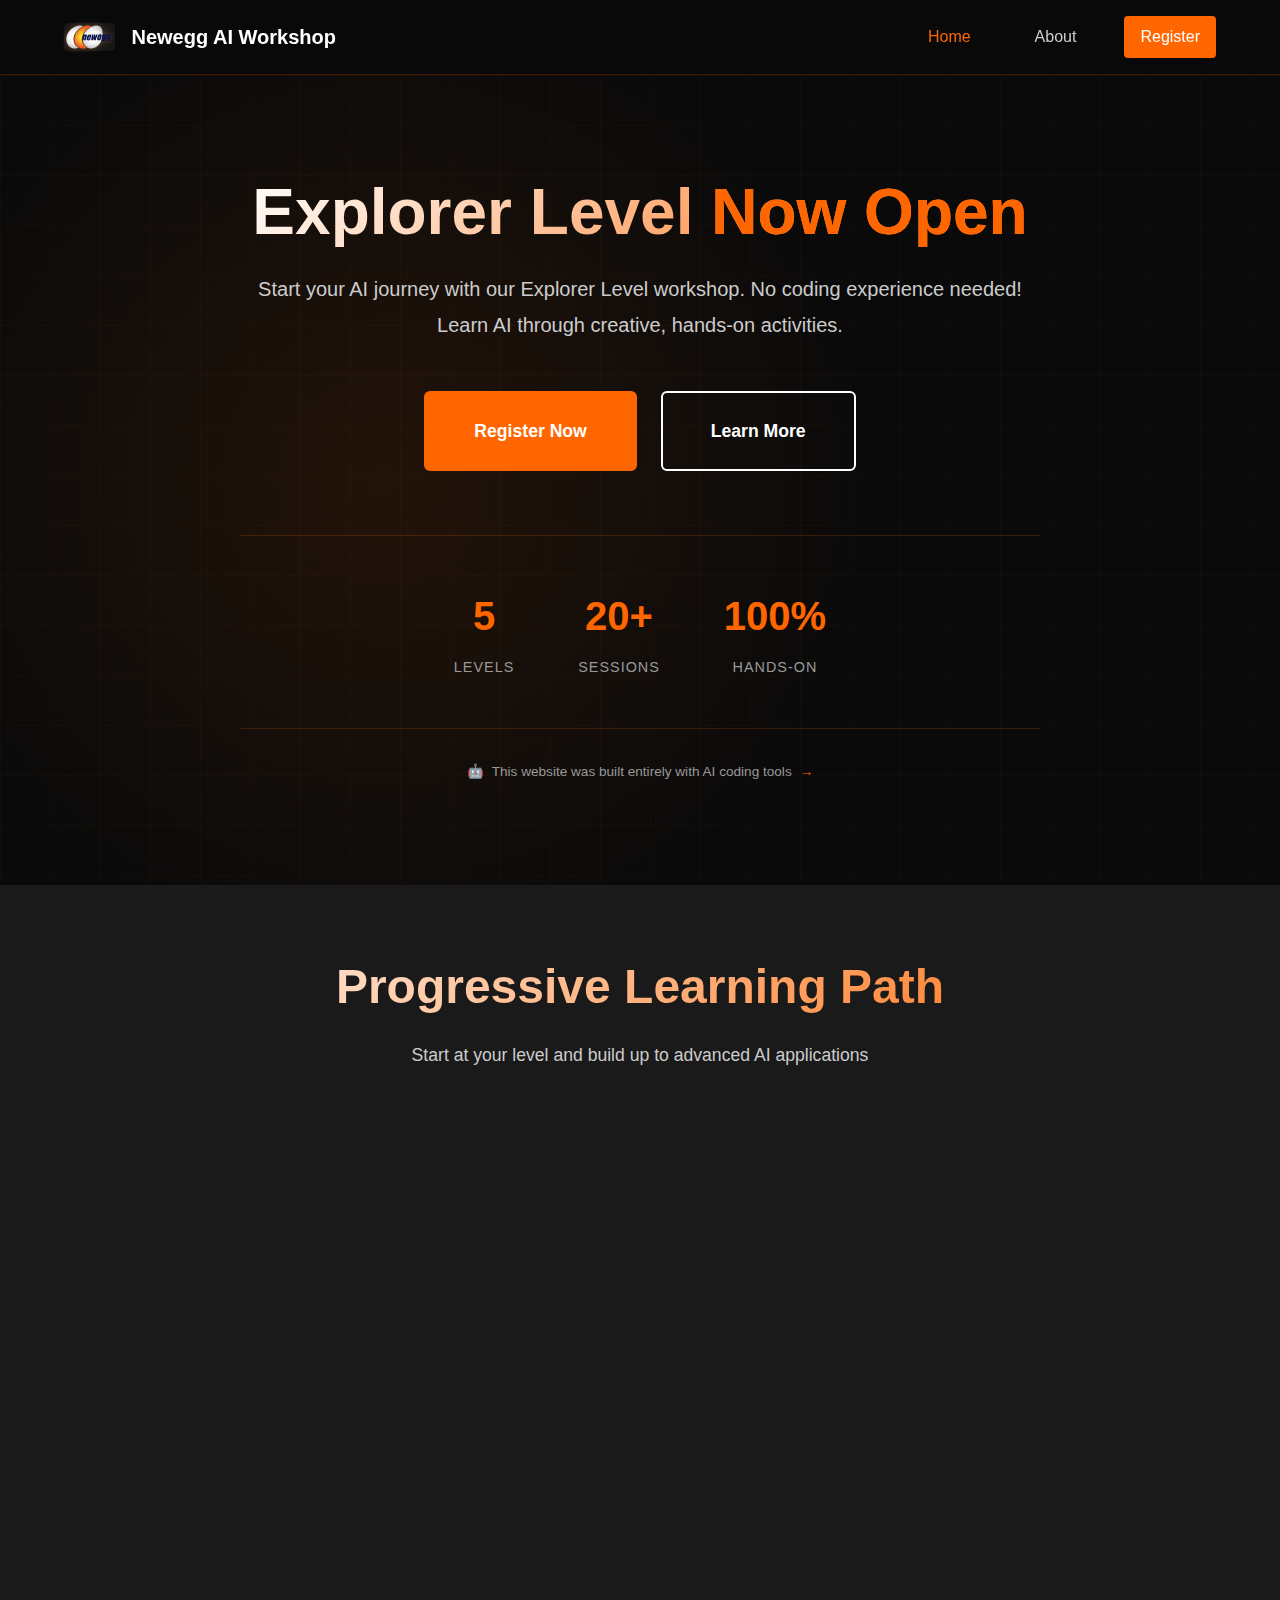
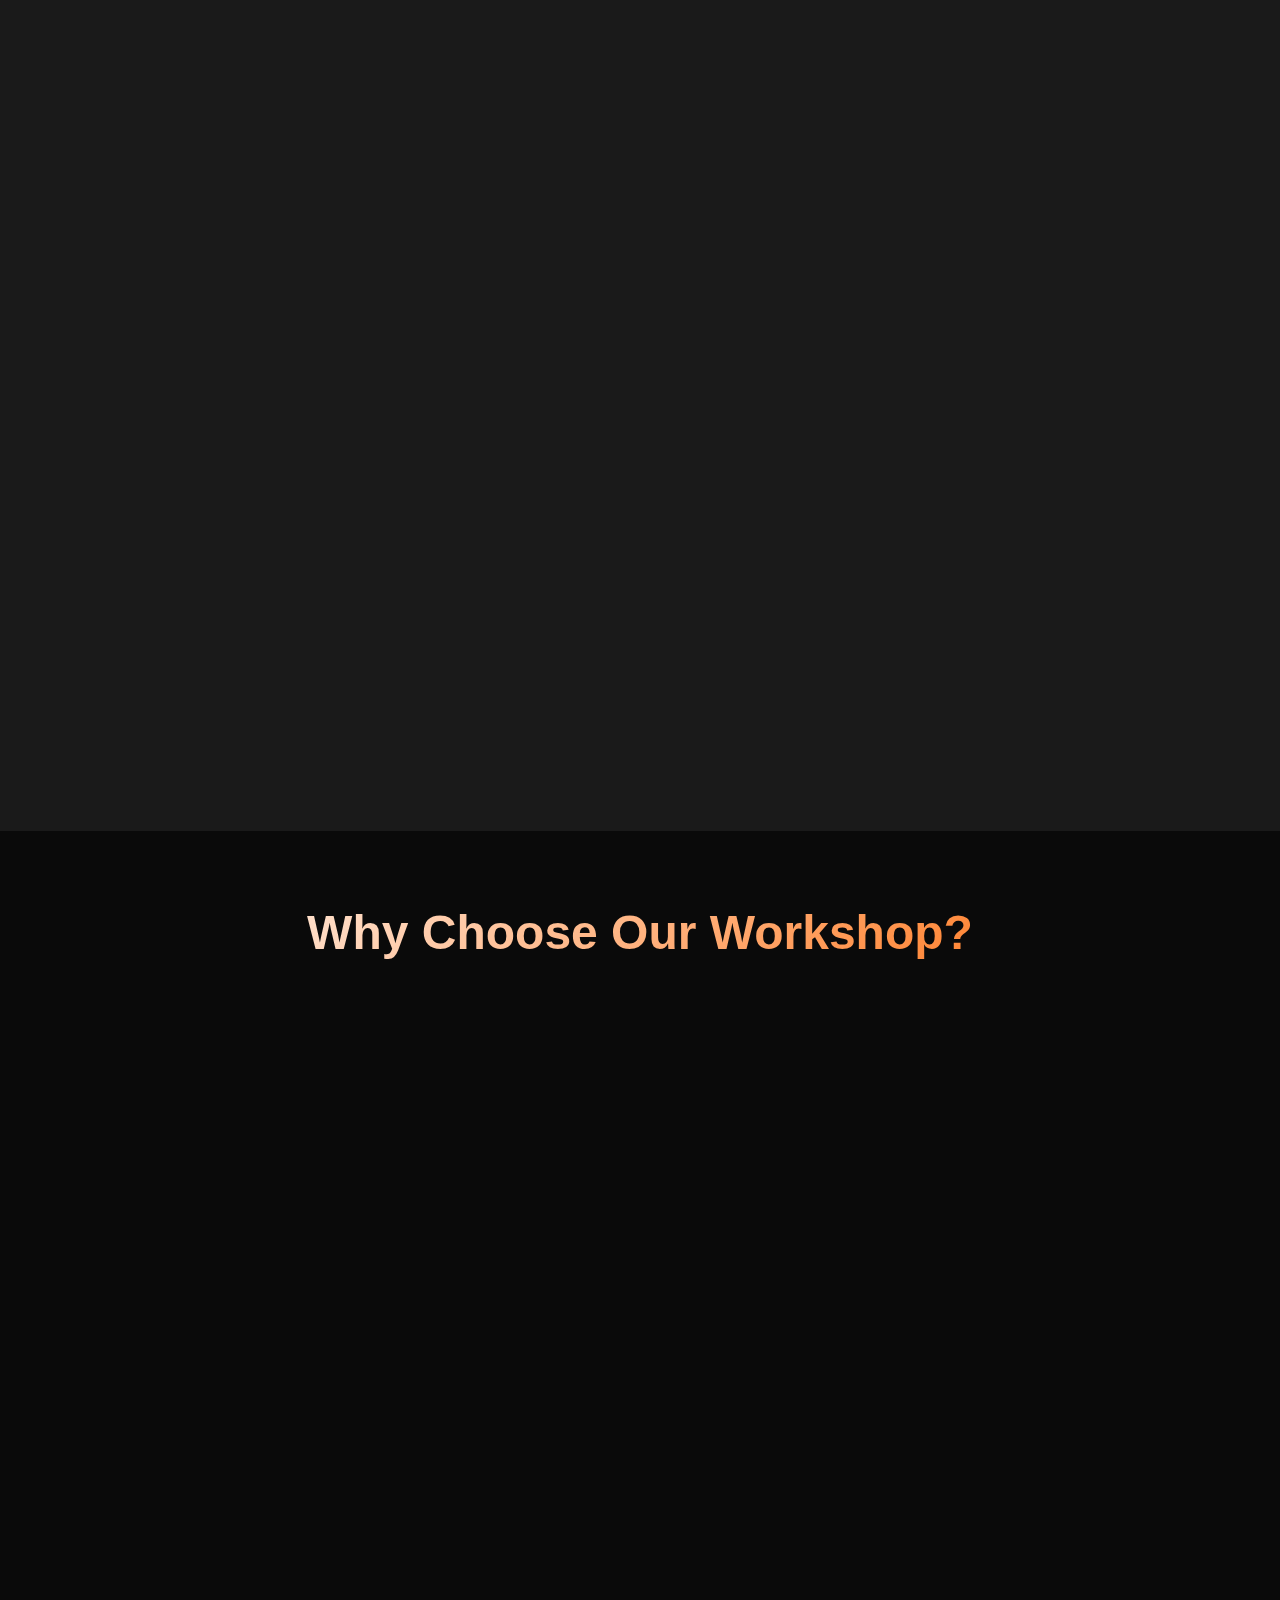
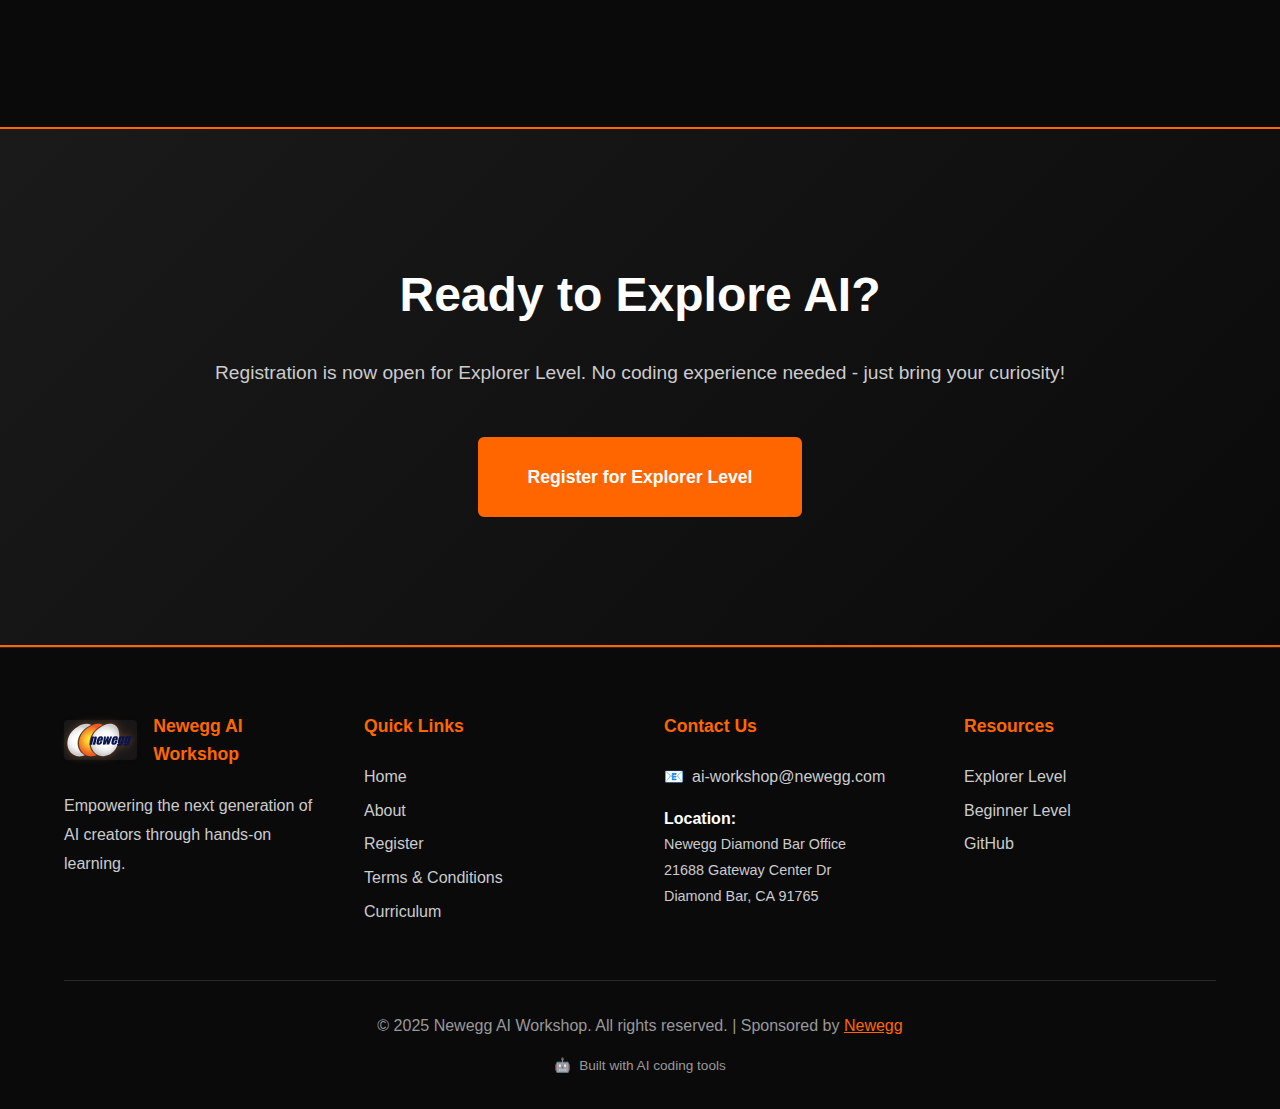
<file: index.html>
<!DOCTYPE html>
<html lang="en">
<head>
    <meta charset="UTF-8">
    <meta name="viewport" content="width=device-width, initial-scale=1.0">
    <title>Newegg AI Workshop - Learn AI by Building</title>
    <link rel="stylesheet" href="css/main.css">
    <link rel="stylesheet" href="css/components.css">
</head>
<body>
    <!-- Navigation -->
    <nav class="navbar">
        <div class="container">
            <div class="nav-brand">
                <a href="index.html" style="display: flex; align-items: center; gap: var(--spacing-sm); text-decoration: none; color: inherit;">
                    <img src="assets/images/newegg-logo.svg" alt="Newegg" class="newegg-logo" onerror="this.style.display='none'; this.nextElementSibling.style.display='inline';">
                    <span class="logo" style="display: none;">🎓</span>
                    <span class="brand-text">Newegg AI Workshop</span>
                </a>
            </div>
            <ul class="nav-menu">
                <li><a href="index.html" class="active">Home</a></li>
                <li><a href="about.html">About</a></li>
                <li><a href="register.html" class="btn-primary">Register</a></li>
            </ul>
        </div>
    </nav>

    <!-- Hero Section -->
    <section class="hero">
        <div class="hero-background">
            <div class="grid-pattern"></div>
            <div class="gradient-overlay"></div>
        </div>
        <div class="container">
            <div class="hero-content">
                <h1 class="hero-title">
                    Explorer Level <span class="highlight">Now Open</span>
                </h1>
                <p class="hero-subtitle">
                    Start your AI journey with our Explorer Level workshop. No coding experience needed! 
                    Learn AI through creative, hands-on activities.
                </p>
                <div class="hero-cta">
                    <a href="register.html" class="btn btn-large btn-orange">Register Now</a>
                    <a href="about.html" class="btn btn-large btn-outline">Learn More</a>
                </div>
                <div class="hero-stats">
                    <div class="stat-item">
                        <div class="stat-number">5</div>
                        <div class="stat-label">Levels</div>
                    </div>
                    <div class="stat-item">
                        <div class="stat-number">20+</div>
                        <div class="stat-label">Sessions</div>
                    </div>
                    <div class="stat-item">
                        <div class="stat-number">100%</div>
                        <div class="stat-label">Hands-On</div>
                    </div>
                </div>
                <div class="ai-built-badge" style="margin-top: var(--spacing-xl); padding-top: var(--spacing-lg); border-top: 1px solid rgba(255, 102, 0, 0.2);">
                    <p style="color: var(--newegg-text-muted); font-size: 0.85rem; display: flex; align-items: center; justify-content: center; gap: var(--spacing-xs);">
                        <span>🤖</span>
                        <span>This website was built entirely with AI coding tools</span>
                        <a href="about.html#built-with-ai" style="color: var(--newegg-orange); text-decoration: none; transition: color 0.3s ease;" onmouseover="this.style.color='var(--newegg-orange-light)'" onmouseout="this.style.color='var(--newegg-orange)'">→</a>
                    </p>
                </div>
            </div>
        </div>
    </section>

    <!-- Program Levels -->
    <section class="levels-section">
        <div class="container">
            <div class="section-header">
                <h2>Progressive Learning Path</h2>
                <p>Start at your level and build up to advanced AI applications</p>
            </div>
            <div class="levels-grid">
                <div class="level-card featured">
                    <div class="level-badge">Registration Open</div>
                    <div class="level-icon">🌱</div>
                    <h3>Explorer</h3>
                    <p class="level-audience">No coding experience</p>
                    <p class="level-desc">Introduction to AI through creative, no-code tools and activities</p>
                    <ul class="level-features">
                        <li>AI image generation</li>
                        <li>Video & voice creation</li>
                        <li>Storytelling with AI</li>
                    </ul>
                    <a href="register.html" class="btn btn-orange" style="width: 100%; margin-top: var(--spacing-md);">Register Now</a>
                    <a href="https://github.com/garrygu/newegg-ai-workshop/blob/main/lv0-explorer/README.md" class="level-link" target="_blank" style="margin-top: var(--spacing-sm); display: block; text-align: center;">View Curriculum →</a>
                </div>
                <div class="level-card">
                    <div class="level-badge" style="background: rgba(255, 255, 255, 0.1); color: var(--newegg-text-muted);">Coming Soon</div>
                    <div class="level-icon">🚀</div>
                    <h3>Beginner</h3>
                    <p class="level-audience">No coding experience</p>
                    <p class="level-desc">Learn AI fundamentals by building your own AI guessing game with Python</p>
                    <ul class="level-features">
                        <li>Python basics</li>
                        <li>Image generation</li>
                        <li>Image classification</li>
                        <li>Chatbot development</li>
                    </ul>
                    <a href="https://github.com/garrygu/newegg-ai-workshop/blob/main/lv1-beginner/README.md" class="level-link" target="_blank">View Curriculum →</a>
                </div>
                <div class="level-card">
                    <div class="level-icon">⚡</div>
                    <h3>Intermediate</h3>
                    <p class="level-audience">Basic Python knowledge</p>
                    <p class="level-desc">Deep dive into AI concepts and build more complex AI projects</p>
                    <ul class="level-features">
                        <li>Advanced models</li>
                        <li>Data processing</li>
                        <li>Model optimization</li>
                    </ul>
                    <a href="../lv2-intermediate/" class="level-link" target="_blank">Coming Soon →</a>
                </div>
                <div class="level-card">
                    <div class="level-icon">🔥</div>
                    <h3>Advanced</h3>
                    <p class="level-audience">Solid programming skills</p>
                    <p class="level-desc">Advanced AI techniques and model training</p>
                    <ul class="level-features">
                        <li>Deep learning</li>
                        <li>Custom architectures</li>
                        <li>Production deployment</li>
                    </ul>
                    <a href="../lv3-advanced/" class="level-link" target="_blank">Coming Soon →</a>
                </div>
                <div class="level-card">
                    <div class="level-icon">💎</div>
                    <h3>Expert</h3>
                    <p class="level-audience">Strong AI/ML background</p>
                    <p class="level-desc">Research-level projects and cutting-edge AI applications</p>
                    <ul class="level-features">
                        <li>Research projects</li>
                        <li>Cutting-edge tech</li>
                        <li>Industry applications</li>
                    </ul>
                    <a href="../lv4-expert/" class="level-link" target="_blank">Coming Soon →</a>
                </div>
            </div>
        </div>
    </section>

    <!-- Features Section -->
    <section class="features-section">
        <div class="container">
            <div class="section-header">
                <h2>Why Choose Our Workshop?</h2>
            </div>
            <div class="features-grid">
                <div class="feature-card">
                    <div class="feature-icon">🎯</div>
                    <h3>Hands-On Learning</h3>
                    <p>Build real AI projects from day one. No theory-only lectures.</p>
                </div>
                <div class="feature-card">
                    <div class="feature-icon">📚</div>
                    <h3>Progressive Curriculum</h3>
                    <p>Start at your level and advance at your own pace.</p>
                </div>
                <div class="feature-card">
                    <div class="feature-icon">👨‍🏫</div>
                    <h3>Expert Instructors</h3>
                    <p>Learn from industry professionals with real-world experience.</p>
                </div>
                <div class="feature-card">
                    <div class="feature-icon">💼</div>
                    <h3>Portfolio Projects</h3>
                    <p>Build projects you can showcase to employers and colleges.</p>
                </div>
                <div class="feature-card">
                    <div class="feature-icon">🚀</div>
                    <h3>Future-Ready Skills</h3>
                    <p>Learn the AI skills that employers are looking for.</p>
                </div>
                <div class="feature-card">
                    <div class="feature-icon">🤝</div>
                    <h3>Community Support</h3>
                    <p>Join a community of learners and get help when you need it.</p>
                </div>
            </div>
        </div>
    </section>

    <!-- CTA Section -->
    <section class="cta-section">
        <div class="container">
            <div class="cta-content">
                <h2>Ready to Explore AI?</h2>
                <p>Registration is now open for Explorer Level. No coding experience needed - just bring your curiosity!</p>
                <a href="register.html" class="btn btn-large btn-orange">Register for Explorer Level</a>
            </div>
        </div>
    </section>

    <!-- Footer -->
    <footer class="footer">
        <div class="container">
            <div class="footer-content">
                <div class="footer-section">
                    <div style="display: flex; align-items: center; gap: var(--spacing-sm); margin-bottom: var(--spacing-md);">
                        <img src="assets/images/newegg-logo.svg" alt="Newegg" class="newegg-logo" style="max-height: 40px; width: auto; display: block;" onerror="this.style.display='none';">
                        <div>
                            <h4 style="margin: 0;">Newegg AI Workshop</h4>
                        </div>
                    </div>
                    <p>Empowering the next generation of AI creators through hands-on learning.</p>
                </div>
                <div class="footer-section">
                    <h4>Quick Links</h4>
                    <ul>
                        <li><a href="index.html">Home</a></li>
                        <li><a href="about.html">About</a></li>
                        <li><a href="register.html">Register</a></li>
                        <li><a href="terms.html">Terms & Conditions</a></li>
                        <li><a href="../README.md" target="_blank">Curriculum</a></li>
                    </ul>
                </div>
                <div class="footer-section">
                    <h4>Contact Us</h4>
                    <ul>
                        <li>
                            <a href="mailto:ai-workshop@newegg.com" style="display: flex; align-items: center; gap: var(--spacing-xs);">
                                <span>📧</span>
                                <span>ai-workshop@newegg.com</span>
                            </a>
                        </li>
                        <li style="margin-top: var(--spacing-sm);">
                            <strong style="color: var(--newegg-text);">Location:</strong><br>
                            <span style="color: var(--newegg-text-secondary); font-size: 0.9rem;">
                                Newegg Diamond Bar Office<br>
                                21688 Gateway Center Dr<br>
                                Diamond Bar, CA 91765
                            </span>
                        </li>
                    </ul>
                </div>
                <div class="footer-section">
                    <h4>Resources</h4>
                    <ul>
                        <li><a href="https://github.com/garrygu/newegg-ai-workshop/blob/main/lv0-explorer/README.md" target="_blank">Explorer Level</a></li>
                        <li><a href="https://github.com/garrygu/newegg-ai-workshop/blob/main/lv1-beginner/README.md" target="_blank">Beginner Level</a></li>
                        <li><a href="https://github.com/garrygu/newegg-ai-workshop" target="_blank">GitHub</a></li>
                    </ul>
                </div>
            </div>
            <div class="footer-bottom">
                <p>&copy; 2025 Newegg AI Workshop. All rights reserved. | Sponsored by <a href="https://www.newegg.com" target="_blank" style="color: var(--newegg-orange);">Newegg</a></p>
                <p style="margin-top: var(--spacing-sm); font-size: 0.85rem; color: var(--newegg-text-muted);">
                    <span style="display: inline-flex; align-items: center; gap: var(--spacing-xs);">
                        <span>🤖</span>
                        <span>Built with AI coding tools</span>
                    </span>
                </p>
            </div>
        </div>
    </footer>

    <script src="js/main.js"></script>
</body>
</html>
</file>
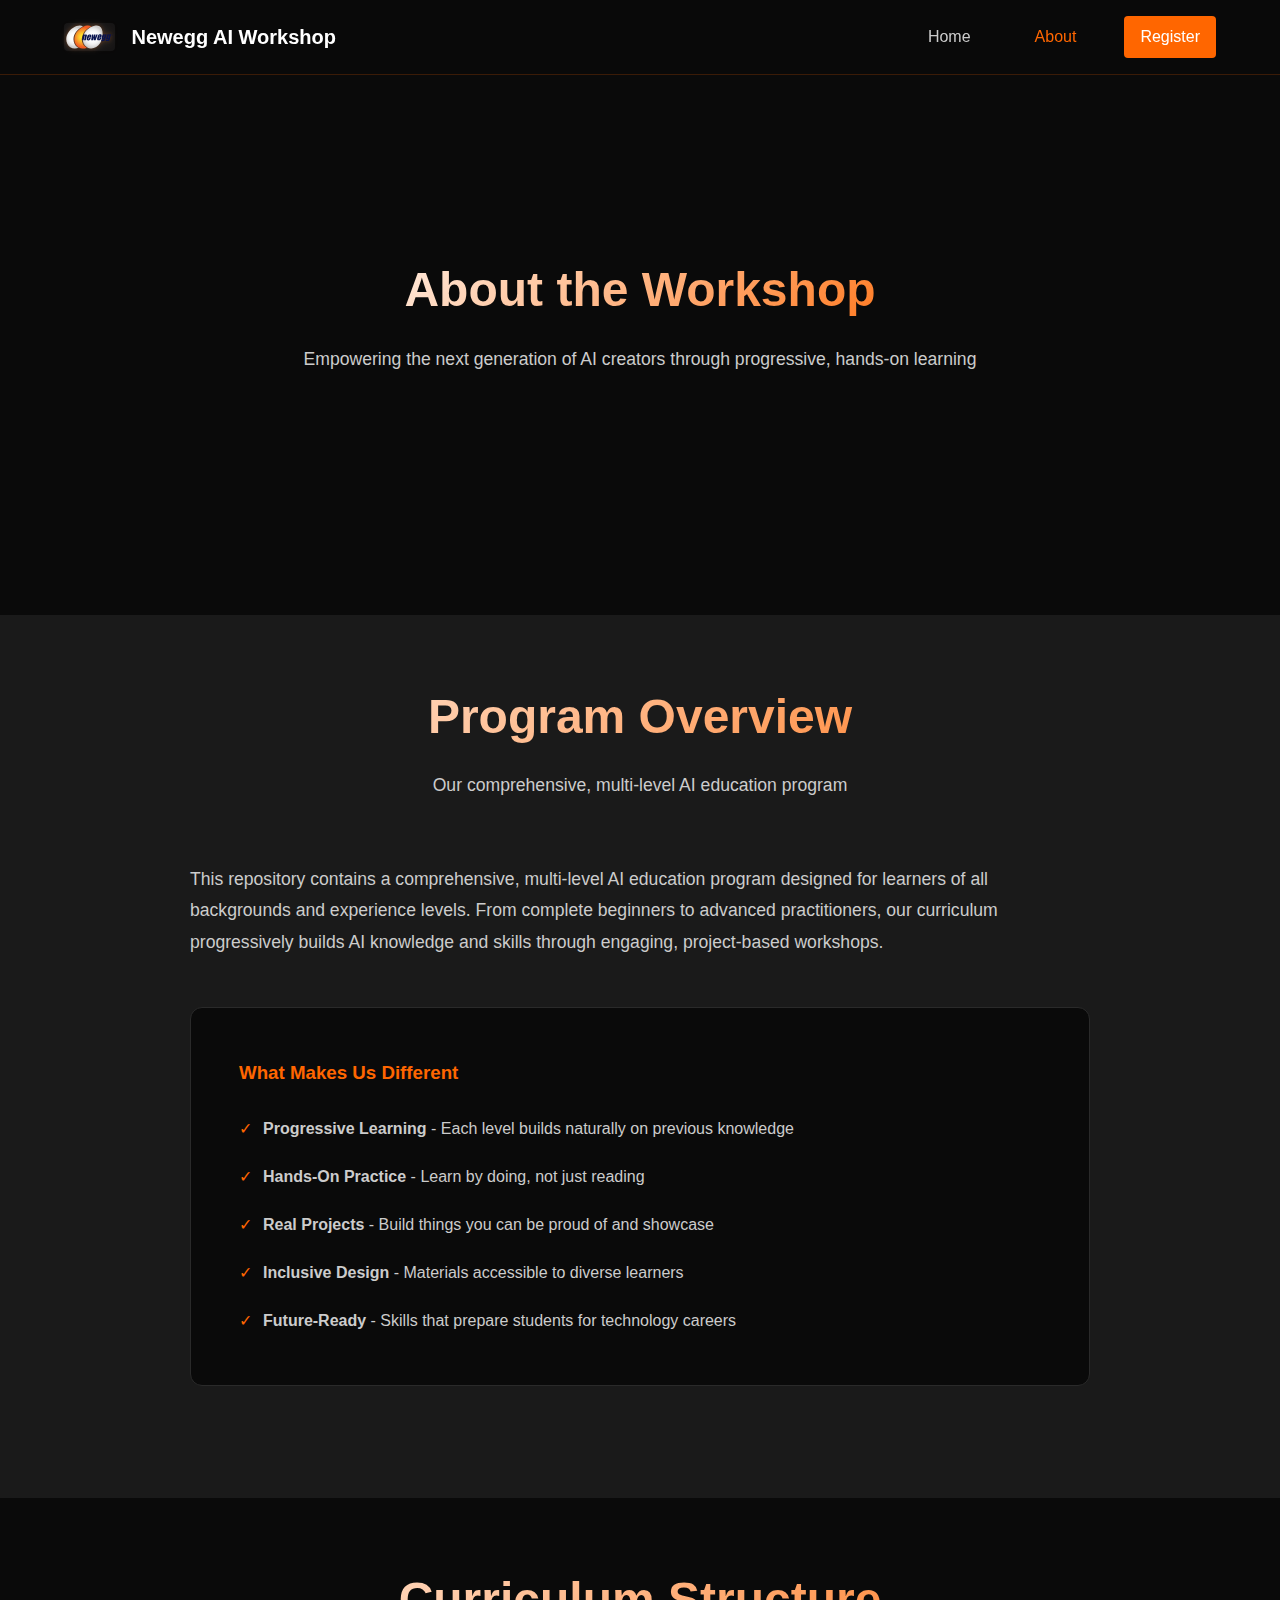
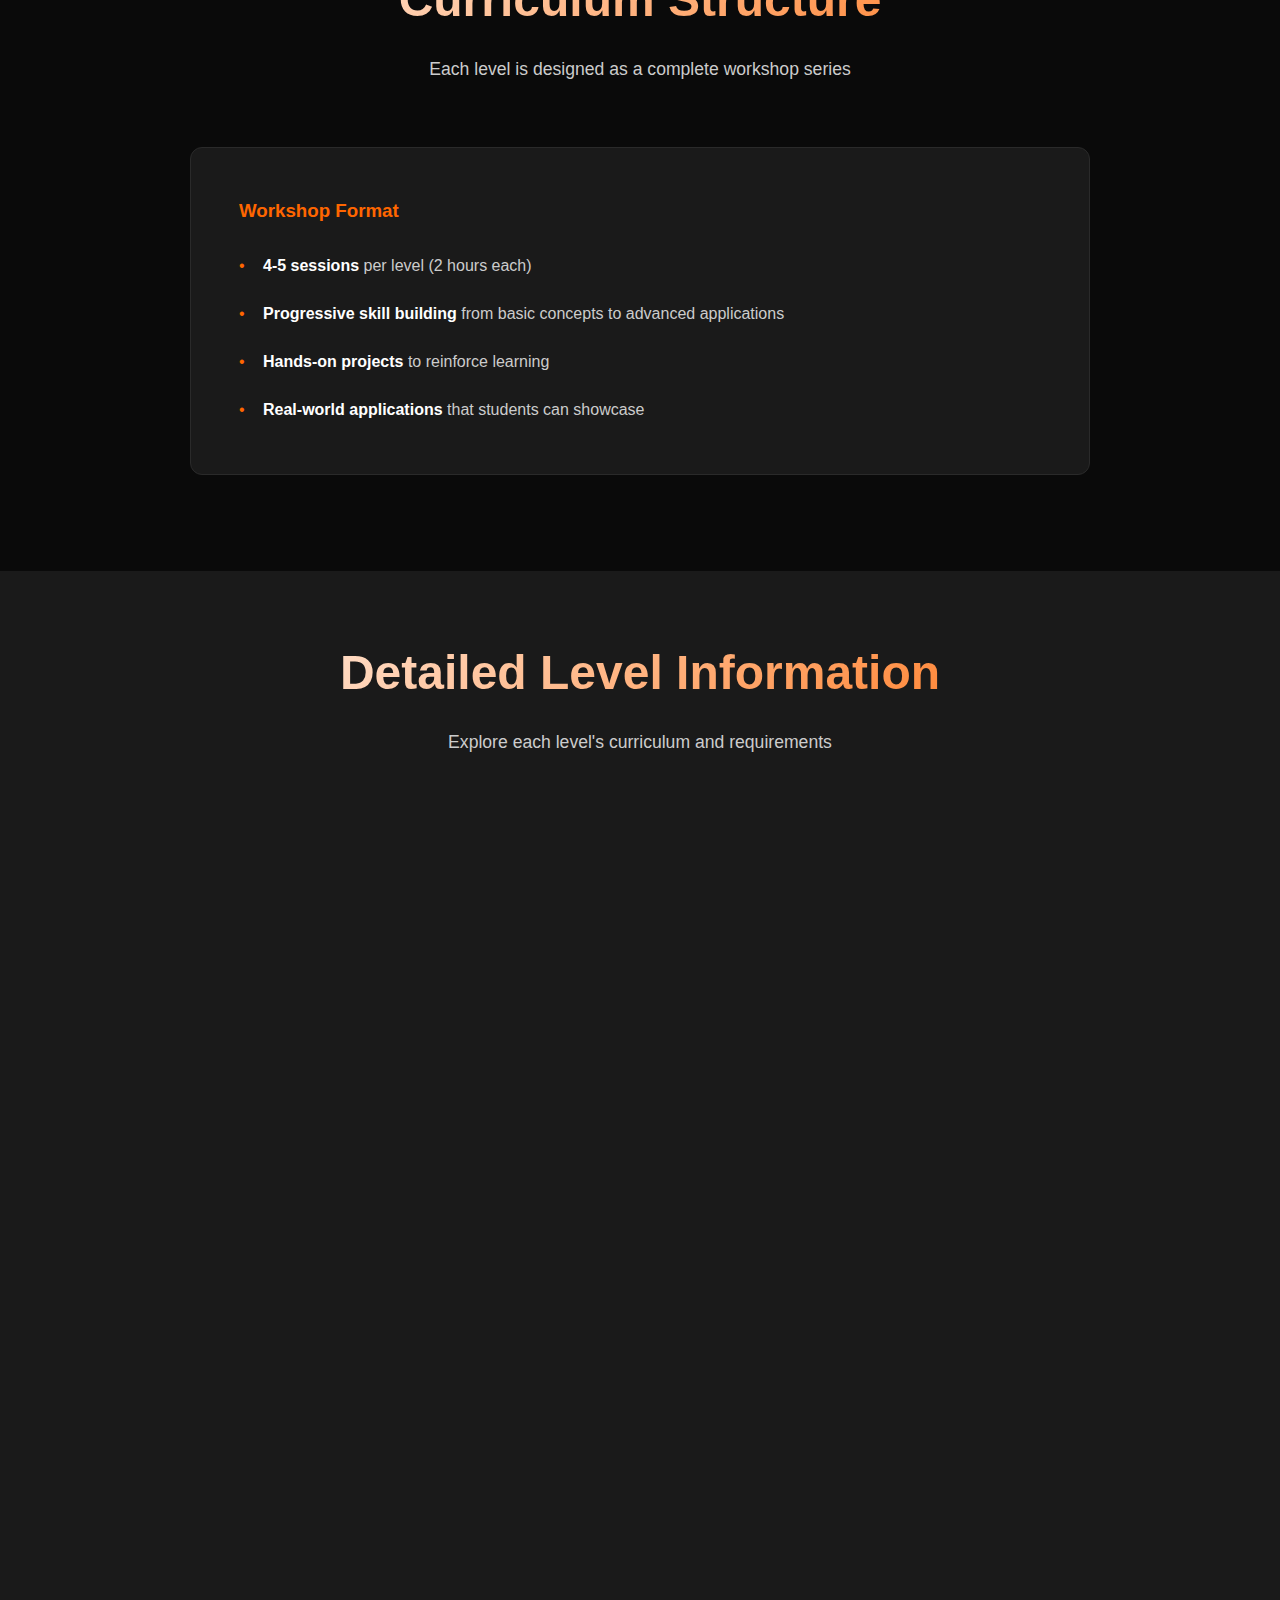
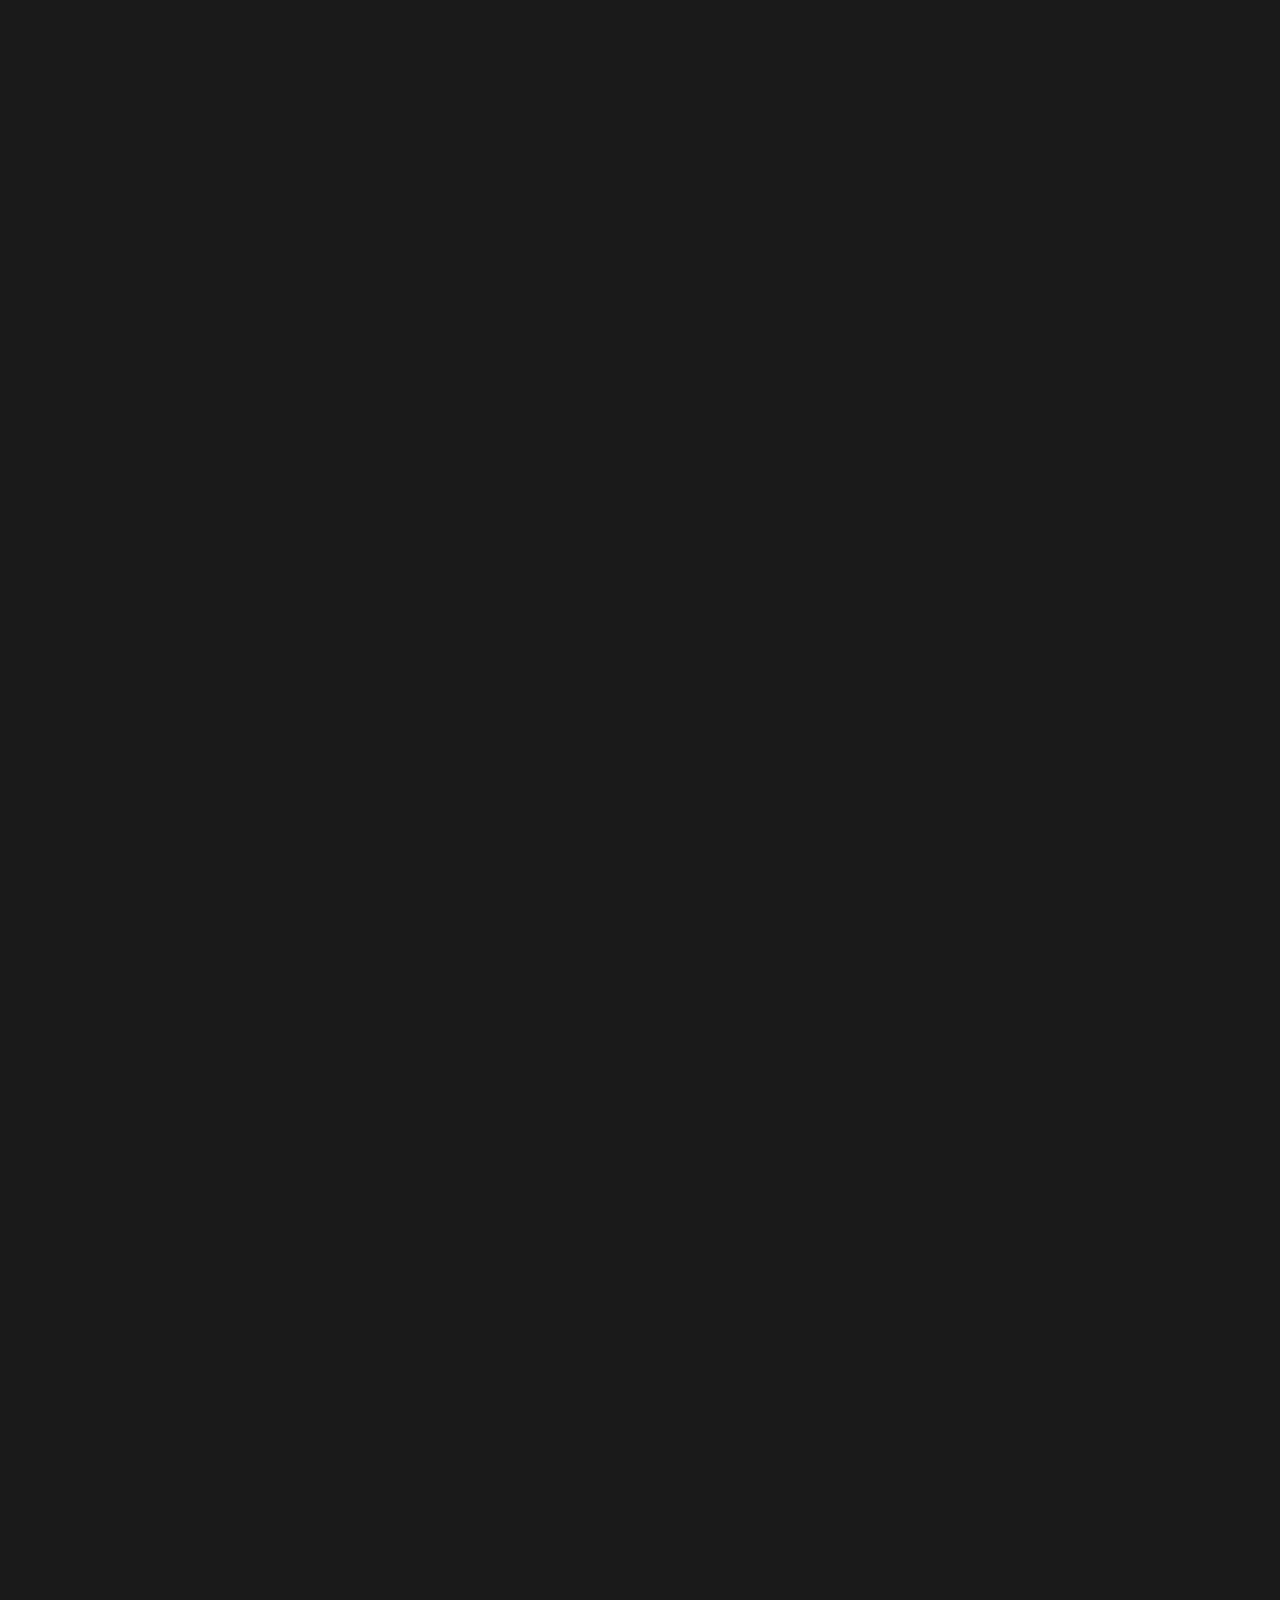
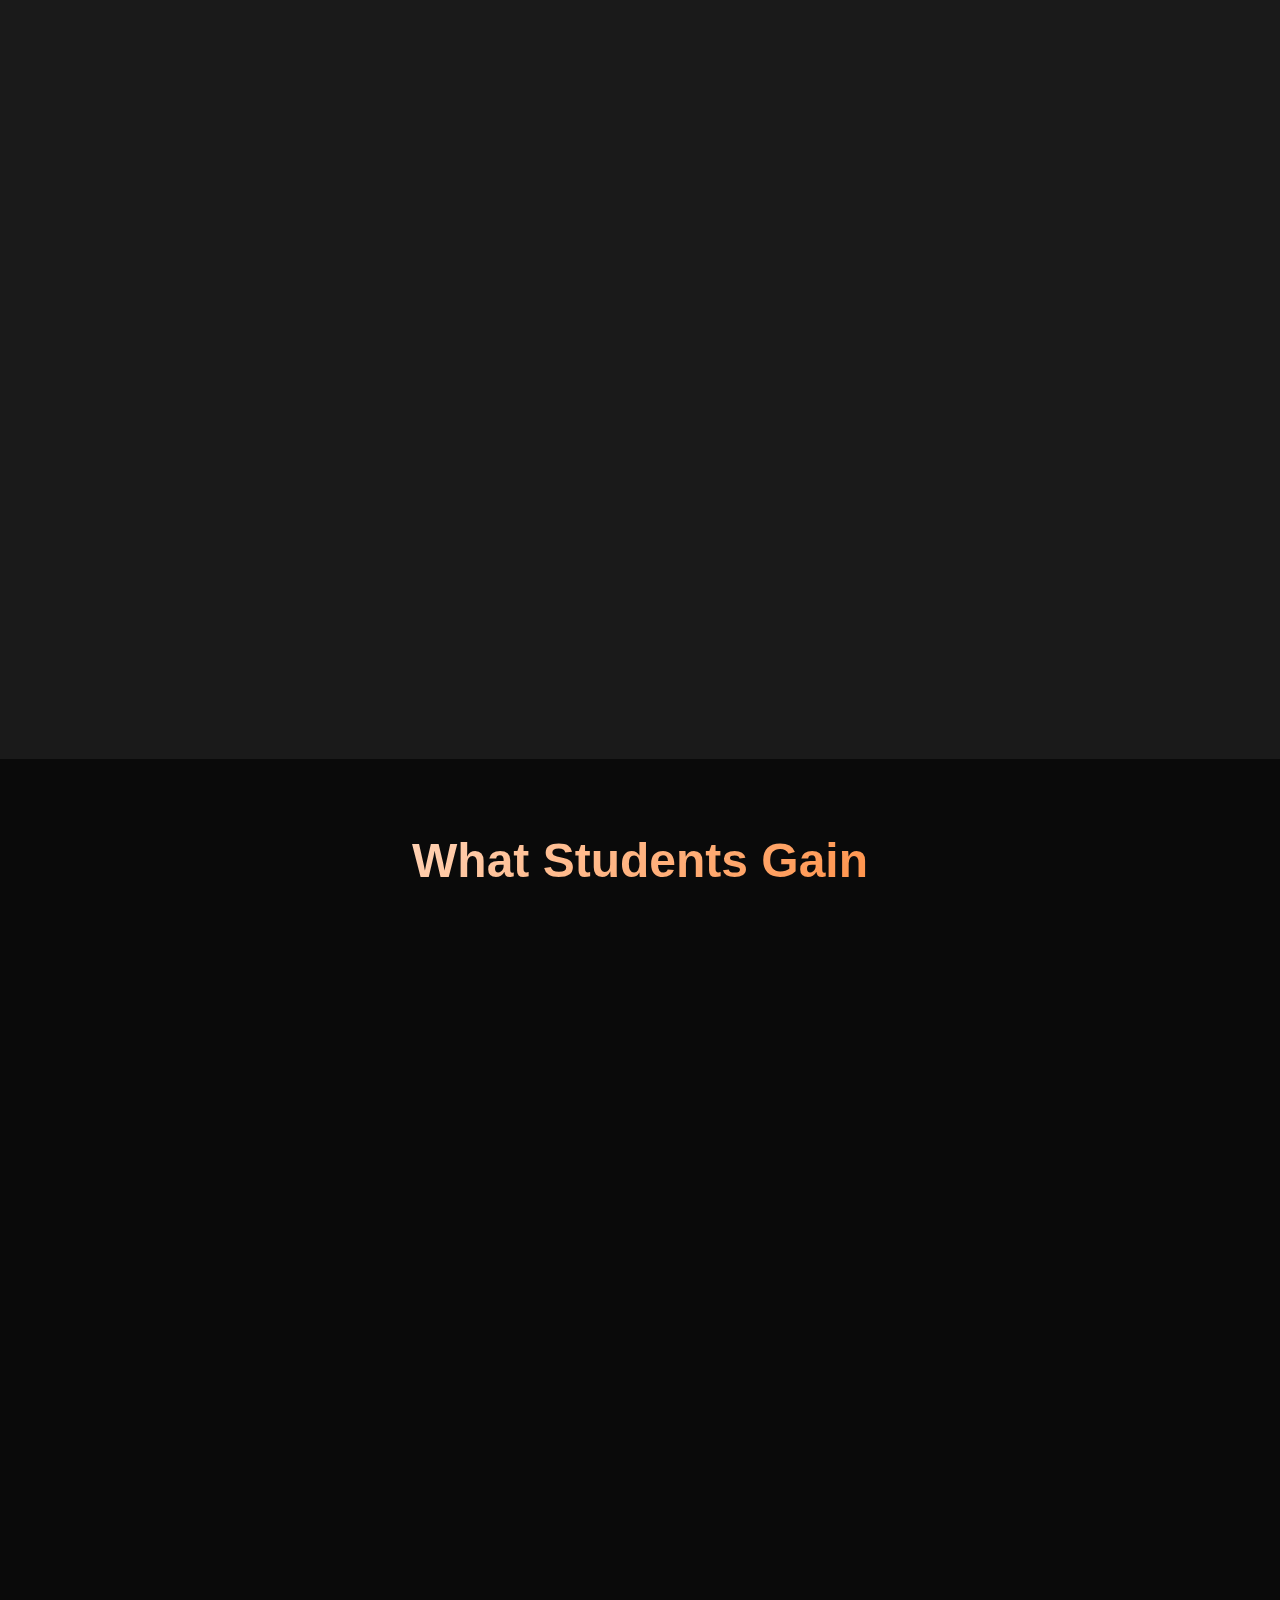
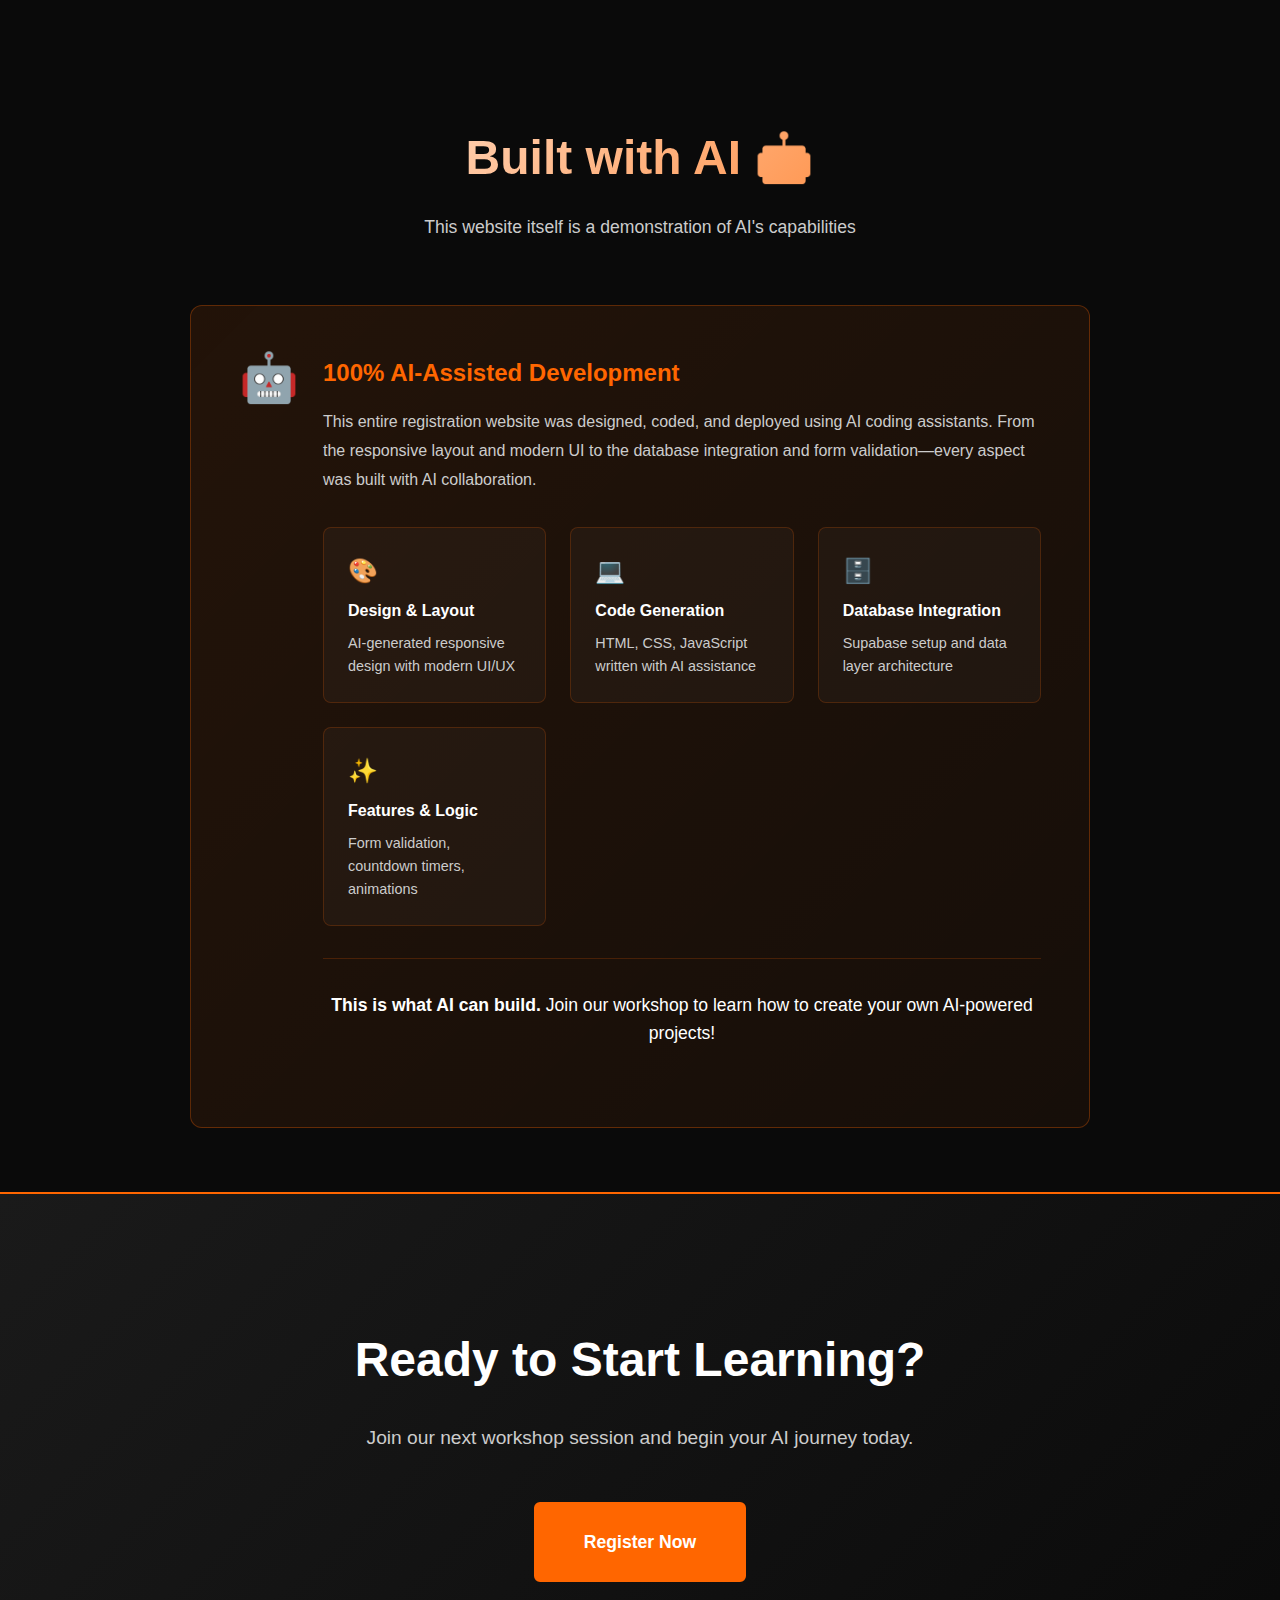
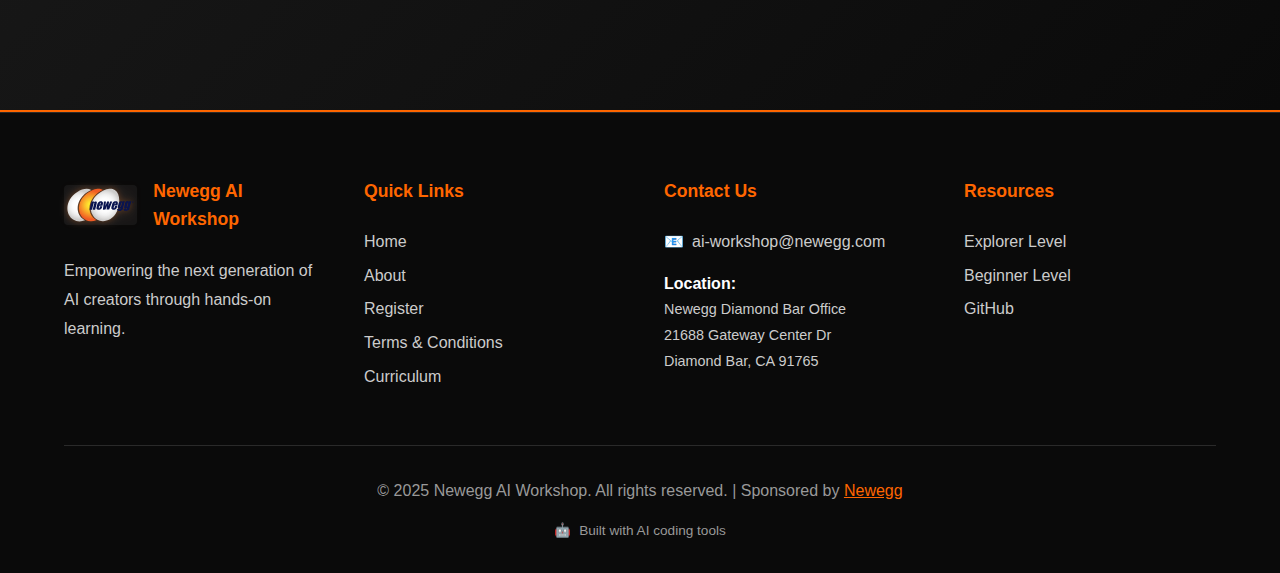
<file: about.html>
<!DOCTYPE html>
<html lang="en">
<head>
    <meta charset="UTF-8">
    <meta name="viewport" content="width=device-width, initial-scale=1.0">
    <title>About - Newegg AI Workshop</title>
    <link rel="stylesheet" href="css/main.css">
    <link rel="stylesheet" href="css/components.css">
</head>
<body>
    <!-- Navigation -->
    <nav class="navbar">
        <div class="container">
            <div class="nav-brand">
                <a href="index.html" style="display: flex; align-items: center; gap: var(--spacing-sm); text-decoration: none; color: inherit;">
                    <img src="assets/images/newegg-logo.svg" alt="Newegg" class="newegg-logo" onerror="this.style.display='none'; this.nextElementSibling.style.display='inline';">
                    <span class="logo" style="display: none;">🎓</span>
                    <span class="brand-text">Newegg AI Workshop</span>
                </a>
            </div>
            <button class="menu-toggle" aria-label="Toggle menu" aria-expanded="false">
                <span class="menu-icon">☰</span>
                <span class="menu-close" style="display: none;">✕</span>
            </button>
            <div class="menu-overlay"></div>
            <ul class="nav-menu">
                <li><a href="index.html">Home</a></li>
                <li><a href="about.html" class="active">About</a></li>
                <li><a href="register.html" class="btn-primary">Register</a></li>
            </ul>
        </div>
    </nav>

    <!-- About Hero -->
    <section class="hero" style="min-height: 60vh; padding: var(--spacing-2xl) 0;">
        <div class="container">
            <div class="section-header">
                <h2>About the Workshop</h2>
                <p>Empowering the next generation of AI creators through progressive, hands-on learning</p>
            </div>
        </div>
    </section>

    <!-- Program Overview -->
    <section class="levels-section">
        <div class="container">
            <div class="section-header">
                <h2>Program Overview</h2>
                <p>Our comprehensive, multi-level AI education program</p>
            </div>
            
            <div style="max-width: 900px; margin: 0 auto; color: var(--newegg-text-secondary); line-height: 1.8;">
                <p style="font-size: 1.1rem; margin-bottom: var(--spacing-lg);">
                    This repository contains a comprehensive, multi-level AI education program designed for learners 
                    of all backgrounds and experience levels. From complete beginners to advanced practitioners, our 
                    curriculum progressively builds AI knowledge and skills through engaging, project-based workshops.
                </p>
                
                <div style="background: var(--newegg-black); border: 1px solid var(--newegg-gray); border-radius: 12px; padding: var(--spacing-xl); margin: var(--spacing-xl) 0;">
                    <h3 style="color: var(--newegg-orange); margin-bottom: var(--spacing-md);">What Makes Us Different</h3>
                    <ul style="list-style: none; line-height: 2;">
                        <li style="padding-left: var(--spacing-md); position: relative; margin-bottom: var(--spacing-sm);">
                            <span style="position: absolute; left: 0; color: var(--newegg-orange);">✓</span>
                            <strong>Progressive Learning</strong> - Each level builds naturally on previous knowledge
                        </li>
                        <li style="padding-left: var(--spacing-md); position: relative; margin-bottom: var(--spacing-sm);">
                            <span style="position: absolute; left: 0; color: var(--newegg-orange);">✓</span>
                            <strong>Hands-On Practice</strong> - Learn by doing, not just reading
                        </li>
                        <li style="padding-left: var(--spacing-md); position: relative; margin-bottom: var(--spacing-sm);">
                            <span style="position: absolute; left: 0; color: var(--newegg-orange);">✓</span>
                            <strong>Real Projects</strong> - Build things you can be proud of and showcase
                        </li>
                        <li style="padding-left: var(--spacing-md); position: relative; margin-bottom: var(--spacing-sm);">
                            <span style="position: absolute; left: 0; color: var(--newegg-orange);">✓</span>
                            <strong>Inclusive Design</strong> - Materials accessible to diverse learners
                        </li>
                        <li style="padding-left: var(--spacing-md); position: relative;">
                            <span style="position: absolute; left: 0; color: var(--newegg-orange);">✓</span>
                            <strong>Future-Ready</strong> - Skills that prepare students for technology careers
                        </li>
                    </ul>
                </div>
            </div>
        </div>
    </section>

    <!-- Curriculum Structure -->
    <section class="features-section">
        <div class="container">
            <div class="section-header">
                <h2>Curriculum Structure</h2>
                <p>Each level is designed as a complete workshop series</p>
            </div>
            
            <div style="max-width: 900px; margin: 0 auto;">
                <div style="background: var(--newegg-dark); border: 1px solid var(--newegg-gray); border-radius: 12px; padding: var(--spacing-xl); margin-bottom: var(--spacing-lg);">
                    <h3 style="color: var(--newegg-orange); margin-bottom: var(--spacing-md);">Workshop Format</h3>
                    <ul style="list-style: none; line-height: 2; color: var(--newegg-text-secondary);">
                        <li style="padding-left: var(--spacing-md); position: relative; margin-bottom: var(--spacing-sm);">
                            <span style="position: absolute; left: 0; color: var(--newegg-orange);">•</span>
                            <strong style="color: var(--newegg-text);">4-5 sessions</strong> per level (2 hours each)
                        </li>
                        <li style="padding-left: var(--spacing-md); position: relative; margin-bottom: var(--spacing-sm);">
                            <span style="position: absolute; left: 0; color: var(--newegg-orange);">•</span>
                            <strong style="color: var(--newegg-text);">Progressive skill building</strong> from basic concepts to advanced applications
                        </li>
                        <li style="padding-left: var(--spacing-md); position: relative; margin-bottom: var(--spacing-sm);">
                            <span style="position: absolute; left: 0; color: var(--newegg-orange);">•</span>
                            <strong style="color: var(--newegg-text);">Hands-on projects</strong> to reinforce learning
                        </li>
                        <li style="padding-left: var(--spacing-md); position: relative;">
                            <span style="position: absolute; left: 0; color: var(--newegg-orange);">•</span>
                            <strong style="color: var(--newegg-text);">Real-world applications</strong> that students can showcase
                        </li>
                    </ul>
                </div>
            </div>
        </div>
    </section>

    <!-- Level Details -->
    <section class="levels-section">
        <div class="container">
            <div class="section-header">
                <h2>Detailed Level Information</h2>
                <p>Explore each level's curriculum and requirements</p>
            </div>
            
            <div style="max-width: 1000px; margin: 0 auto;">
                <div class="levels-grid" style="grid-template-columns: 1fr;">
                    <div class="level-card">
                        <div class="level-icon">🌱</div>
                        <h3>Explorer Level</h3>
                        <p class="level-audience">No coding experience</p>
                        <p class="level-desc">
                            Introduction to AI through creative, no-code tools and activities. Perfect for learners 
                            who want to explore AI without writing code.
                        </p>
                        <ul class="level-features">
                            <li>AI image generation with DALL·E and Stable Diffusion</li>
                            <li>Video and voice creation with AI tools</li>
                            <li>Storytelling with AI-powered multimedia</li>
                            <li>Understanding AI in everyday life</li>
                        </ul>
                        <a href="https://github.com/garrygu/newegg-ai-workshop/blob/main/lv0-explorer/README.md" class="level-link" target="_blank">View Full Curriculum →</a>
                    </div>

                    <div class="level-card featured">
                        <div class="level-badge">Most Popular</div>
                        <div class="level-icon">🚀</div>
                        <h3>Beginner Level</h3>
                        <p class="level-audience">No coding experience</p>
                        <p class="level-desc">
                            Learn AI fundamentals by building your own AI guessing game with Python. This is our 
                            most popular level for those ready to start coding.
                        </p>
                        <ul class="level-features">
                            <li>Python programming basics</li>
                            <li>AI image generation from text</li>
                            <li>Image classification and recognition</li>
                            <li>Chatbot development with sentiment analysis</li>
                            <li>Complete AI guessing game project</li>
                        </ul>
                        <a href="https://github.com/garrygu/newegg-ai-workshop/blob/main/lv1-beginner/README.md" class="level-link" target="_blank">View Full Curriculum →</a>
                    </div>

                    <div class="level-card">
                        <div class="level-icon">⚡</div>
                        <h3>Intermediate Level</h3>
                        <p class="level-audience">Basic Python knowledge</p>
                        <p class="level-desc">
                            Deep dive into AI concepts and build more complex AI projects. For those who have 
                            completed the beginner level or have equivalent experience.
                        </p>
                        <ul class="level-features">
                            <li>Advanced model architectures</li>
                            <li>Data processing and preprocessing</li>
                            <li>Model optimization and fine-tuning</li>
                            <li>Complex AI applications</li>
                        </ul>
                        <a href="../lv2-intermediate/" class="level-link" target="_blank">Coming Soon →</a>
                    </div>

                    <div class="level-card">
                        <div class="level-icon">🔥</div>
                        <h3>Advanced Level</h3>
                        <p class="level-audience">Solid programming skills</p>
                        <p class="level-desc">
                            Advanced AI techniques and model training. For experienced programmers ready to tackle 
                            complex AI challenges.
                        </p>
                        <ul class="level-features">
                            <li>Deep learning architectures</li>
                            <li>Custom model development</li>
                            <li>Production deployment</li>
                            <li>Performance optimization</li>
                        </ul>
                        <a href="../lv3-advanced/" class="level-link" target="_blank">Coming Soon →</a>
                    </div>

                    <div class="level-card">
                        <div class="level-icon">💎</div>
                        <h3>Expert Level</h3>
                        <p class="level-audience">Strong AI/ML background</p>
                        <p class="level-desc">
                            Research-level projects and cutting-edge AI applications. For those with significant 
                            AI/ML experience looking to push boundaries.
                        </p>
                        <ul class="level-features">
                            <li>Research methodologies</li>
                            <li>Cutting-edge AI technologies</li>
                            <li>Industry applications</li>
                            <li>Advanced research projects</li>
                        </ul>
                        <a href="../lv4-expert/" class="level-link" target="_blank">Coming Soon →</a>
                    </div>
                </div>
            </div>
        </div>
    </section>

    <!-- What Students Gain -->
    <section class="features-section">
        <div class="container">
            <div class="section-header">
                <h2>What Students Gain</h2>
            </div>
            
            <div class="features-grid">
                <div class="feature-card">
                    <div class="feature-icon">💻</div>
                    <h3>Technical Skills</h3>
                    <p>Python programming, AI/ML concepts, and tool proficiency</p>
                </div>
                <div class="feature-card">
                    <div class="feature-icon">🧠</div>
                    <h3>Problem-Solving</h3>
                    <p>Critical thinking and analytical skills</p>
                </div>
                <div class="feature-card">
                    <div class="feature-icon">📁</div>
                    <h3>Portfolio Projects</h3>
                    <p>Real projects to showcase to colleges and employers</p>
                </div>
                <div class="feature-card">
                    <div class="feature-icon">✨</div>
                    <h3>Confidence</h3>
                    <p>Ability to work with cutting-edge technology</p>
                </div>
                <div class="feature-card">
                    <div class="feature-icon">🚀</div>
                    <h3>Future Opportunities</h3>
                    <p>Preparation for AI/ML careers and higher education</p>
                </div>
                <div class="feature-card">
                    <div class="feature-icon">🤝</div>
                    <h3>Community</h3>
                    <p>Join a network of AI learners and creators</p>
                </div>
            </div>
        </div>
    </section>

    <!-- AI Development Showcase -->
    <section id="built-with-ai" class="levels-section" style="background: var(--newegg-black); scroll-margin-top: 80px;">
        <div class="container">
            <div class="section-header">
                <h2>Built with AI 🤖</h2>
                <p>This website itself is a demonstration of AI's capabilities</p>
            </div>
            <div style="max-width: 900px; margin: 0 auto;">
                <div style="background: linear-gradient(135deg, rgba(255, 102, 0, 0.1) 0%, rgba(255, 102, 0, 0.05) 100%); border: 1px solid rgba(255, 102, 0, 0.3); border-radius: 12px; padding: var(--spacing-xl);">
                    <div style="display: flex; align-items: start; gap: var(--spacing-md); margin-bottom: var(--spacing-lg);">
                        <div style="font-size: 3rem; line-height: 1;">🤖</div>
                        <div style="flex: 1;">
                            <h3 style="color: var(--newegg-orange); margin-bottom: var(--spacing-sm); font-size: 1.5rem;">100% AI-Assisted Development</h3>
                            <p style="color: var(--newegg-text-secondary); line-height: 1.8; margin-bottom: var(--spacing-md);">
                                This entire registration website was designed, coded, and deployed using AI coding assistants. 
                                From the responsive layout and modern UI to the database integration and form validation—every 
                                aspect was built with AI collaboration.
                            </p>
                            <div style="display: grid; grid-template-columns: repeat(auto-fit, minmax(200px, 1fr)); gap: var(--spacing-md); margin-top: var(--spacing-lg);">
                                <div style="background: rgba(255, 255, 255, 0.03); padding: var(--spacing-md); border-radius: 8px; border: 1px solid rgba(255, 102, 0, 0.2);">
                                    <div style="font-size: 1.5rem; margin-bottom: var(--spacing-xs);">🎨</div>
                                    <strong style="color: var(--newegg-text); display: block; margin-bottom: var(--spacing-xs);">Design & Layout</strong>
                                    <p style="color: var(--newegg-text-secondary); font-size: 0.9rem; margin: 0;">AI-generated responsive design with modern UI/UX</p>
                                </div>
                                <div style="background: rgba(255, 255, 255, 0.03); padding: var(--spacing-md); border-radius: 8px; border: 1px solid rgba(255, 102, 0, 0.2);">
                                    <div style="font-size: 1.5rem; margin-bottom: var(--spacing-xs);">💻</div>
                                    <strong style="color: var(--newegg-text); display: block; margin-bottom: var(--spacing-xs);">Code Generation</strong>
                                    <p style="color: var(--newegg-text-secondary); font-size: 0.9rem; margin: 0;">HTML, CSS, JavaScript written with AI assistance</p>
                                </div>
                                <div style="background: rgba(255, 255, 255, 0.03); padding: var(--spacing-md); border-radius: 8px; border: 1px solid rgba(255, 102, 0, 0.2);">
                                    <div style="font-size: 1.5rem; margin-bottom: var(--spacing-xs);">🗄️</div>
                                    <strong style="color: var(--newegg-text); display: block; margin-bottom: var(--spacing-xs);">Database Integration</strong>
                                    <p style="color: var(--newegg-text-secondary); font-size: 0.9rem; margin: 0;">Supabase setup and data layer architecture</p>
                                </div>
                                <div style="background: rgba(255, 255, 255, 0.03); padding: var(--spacing-md); border-radius: 8px; border: 1px solid rgba(255, 102, 0, 0.2);">
                                    <div style="font-size: 1.5rem; margin-bottom: var(--spacing-xs);">✨</div>
                                    <strong style="color: var(--newegg-text); display: block; margin-bottom: var(--spacing-xs);">Features & Logic</strong>
                                    <p style="color: var(--newegg-text-secondary); font-size: 0.9rem; margin: 0;">Form validation, countdown timers, animations</p>
                                </div>
                            </div>
                            <div style="margin-top: var(--spacing-lg); padding-top: var(--spacing-lg); border-top: 1px solid rgba(255, 102, 0, 0.2);">
                                <p style="color: var(--newegg-text); font-size: 1.1rem; text-align: center; margin: 0;">
                                    <strong>This is what AI can build.</strong> Join our workshop to learn how to create your own AI-powered projects!
                                </p>
                            </div>
                        </div>
                    </div>
                </div>
            </div>
        </div>
    </section>

    <!-- CTA Section -->
    <section class="cta-section">
        <div class="container">
            <div class="cta-content">
                <h2>Ready to Start Learning?</h2>
                <p>Join our next workshop session and begin your AI journey today.</p>
                <a href="register.html" class="btn btn-large btn-orange">Register Now</a>
            </div>
        </div>
    </section>

    <!-- Footer -->
    <footer class="footer">
        <div class="container">
            <div class="footer-content">
                <div class="footer-section">
                    <div style="display: flex; align-items: center; gap: var(--spacing-sm); margin-bottom: var(--spacing-md);">
                        <img src="assets/images/newegg-logo.svg" alt="Newegg" class="newegg-logo" style="max-height: 40px; width: auto; display: block;" onerror="this.style.display='none';">
                        <div>
                            <h4 style="margin: 0;">Newegg AI Workshop</h4>
                        </div>
                    </div>
                    <p>Empowering the next generation of AI creators through hands-on learning.</p>
                </div>
                <div class="footer-section">
                    <h4>Quick Links</h4>
                    <ul>
                        <li><a href="index.html">Home</a></li>
                        <li><a href="about.html">About</a></li>
                        <li><a href="register.html">Register</a></li>
                        <li><a href="terms.html">Terms & Conditions</a></li>
                        <li><a href="../README.md" target="_blank">Curriculum</a></li>
                    </ul>
                </div>
                <div class="footer-section">
                    <h4>Contact Us</h4>
                    <ul>
                        <li>
                            <a href="mailto:ai-workshop@newegg.com" style="display: flex; align-items: center; gap: var(--spacing-xs);">
                                <span>📧</span>
                                <span>ai-workshop@newegg.com</span>
                            </a>
                        </li>
                        <li style="margin-top: var(--spacing-sm);">
                            <strong style="color: var(--newegg-text);">Location:</strong><br>
                            <span style="color: var(--newegg-text-secondary); font-size: 0.9rem;">
                                Newegg Diamond Bar Office<br>
                                21688 Gateway Center Dr<br>
                                Diamond Bar, CA 91765
                            </span>
                        </li>
                    </ul>
                </div>
                <div class="footer-section">
                    <h4>Resources</h4>
                    <ul>
                        <li><a href="https://github.com/garrygu/newegg-ai-workshop/blob/main/lv0-explorer/README.md" target="_blank">Explorer Level</a></li>
                        <li><a href="https://github.com/garrygu/newegg-ai-workshop/blob/main/lv1-beginner/README.md" target="_blank">Beginner Level</a></li>
                        <li><a href="https://github.com/garrygu/newegg-ai-workshop" target="_blank">GitHub</a></li>
                    </ul>
                </div>
            </div>
            <div class="footer-bottom">
                <p>&copy; 2025 Newegg AI Workshop. All rights reserved. | Sponsored by <a href="https://www.newegg.com" target="_blank" style="color: var(--newegg-orange);">Newegg</a></p>
                <p style="margin-top: var(--spacing-sm); font-size: 0.85rem; color: var(--newegg-text-muted);">
                    <span style="display: inline-flex; align-items: center; gap: var(--spacing-xs);">
                        <span>🤖</span>
                        <span>Built with AI coding tools</span>
                    </span>
                </p>
            </div>
        </div>
    </footer>

    <script src="js/main.js"></script>
</body>
</html>
</file>
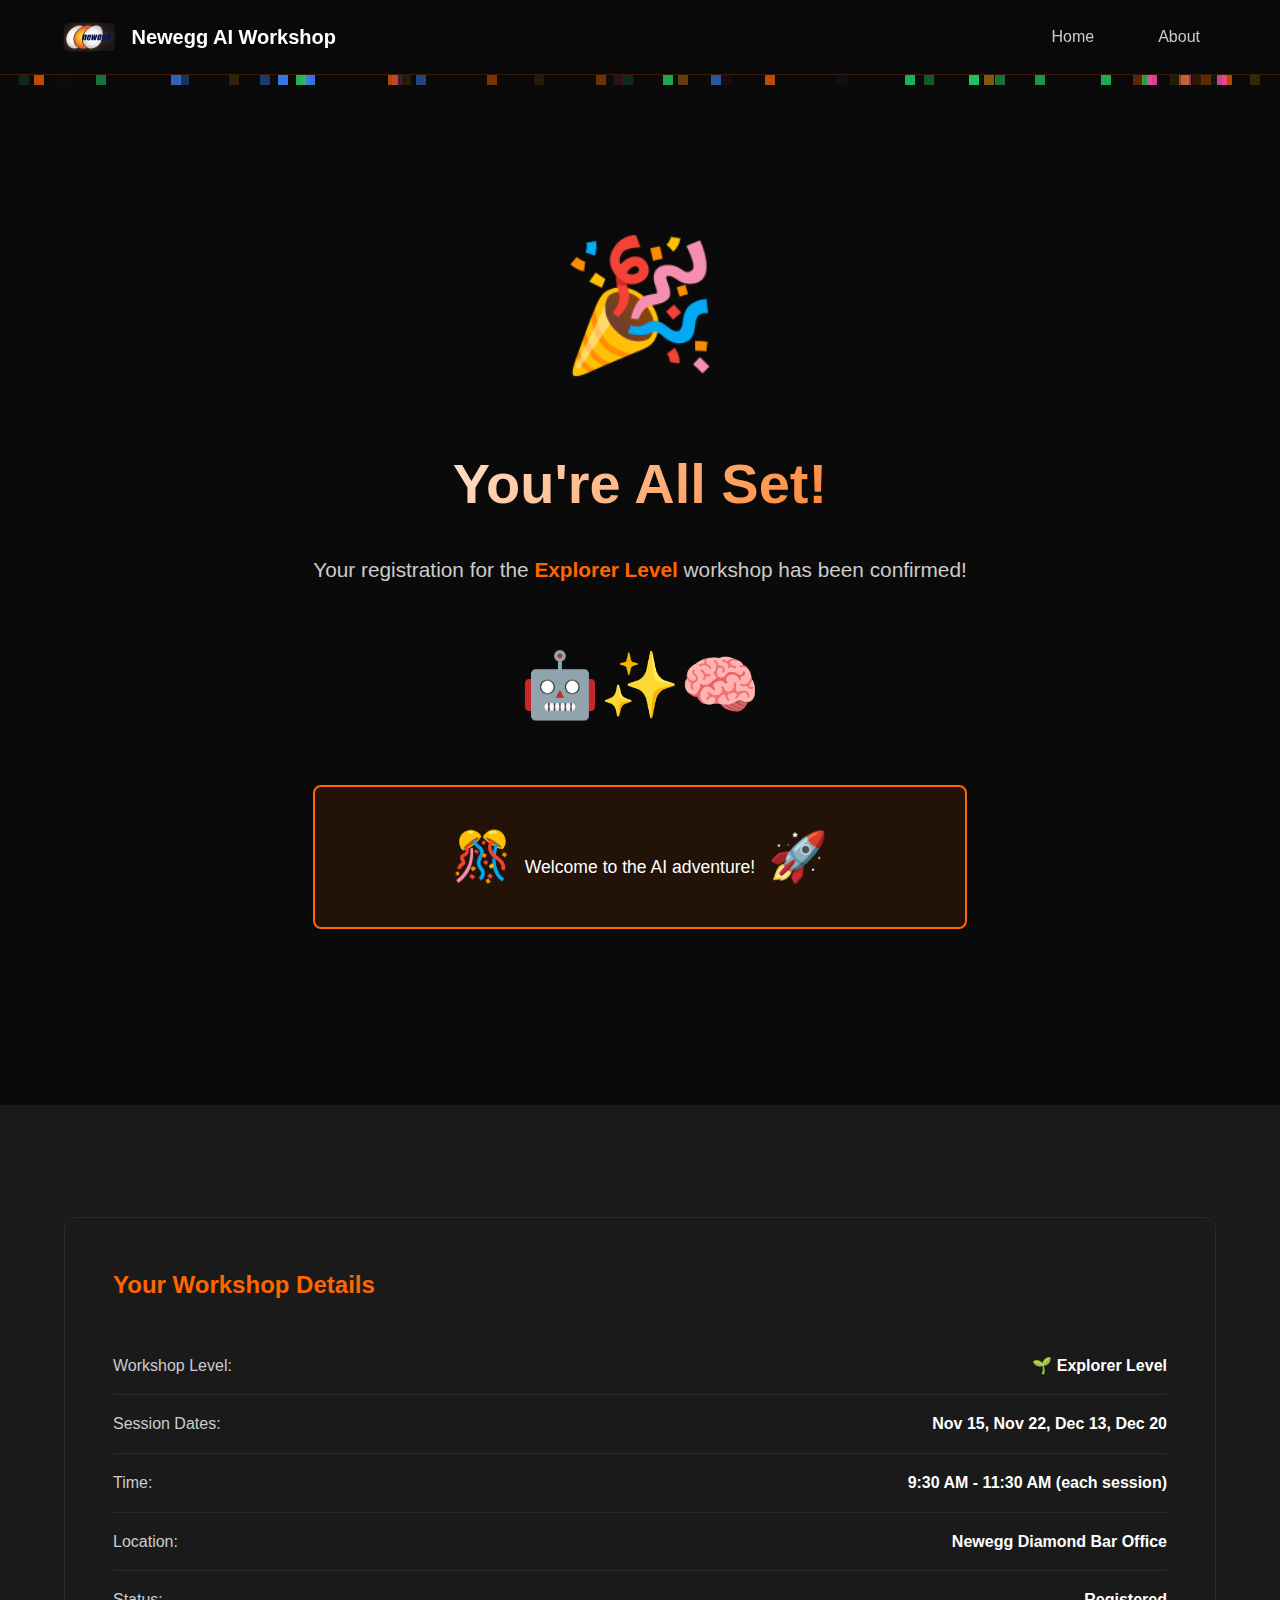
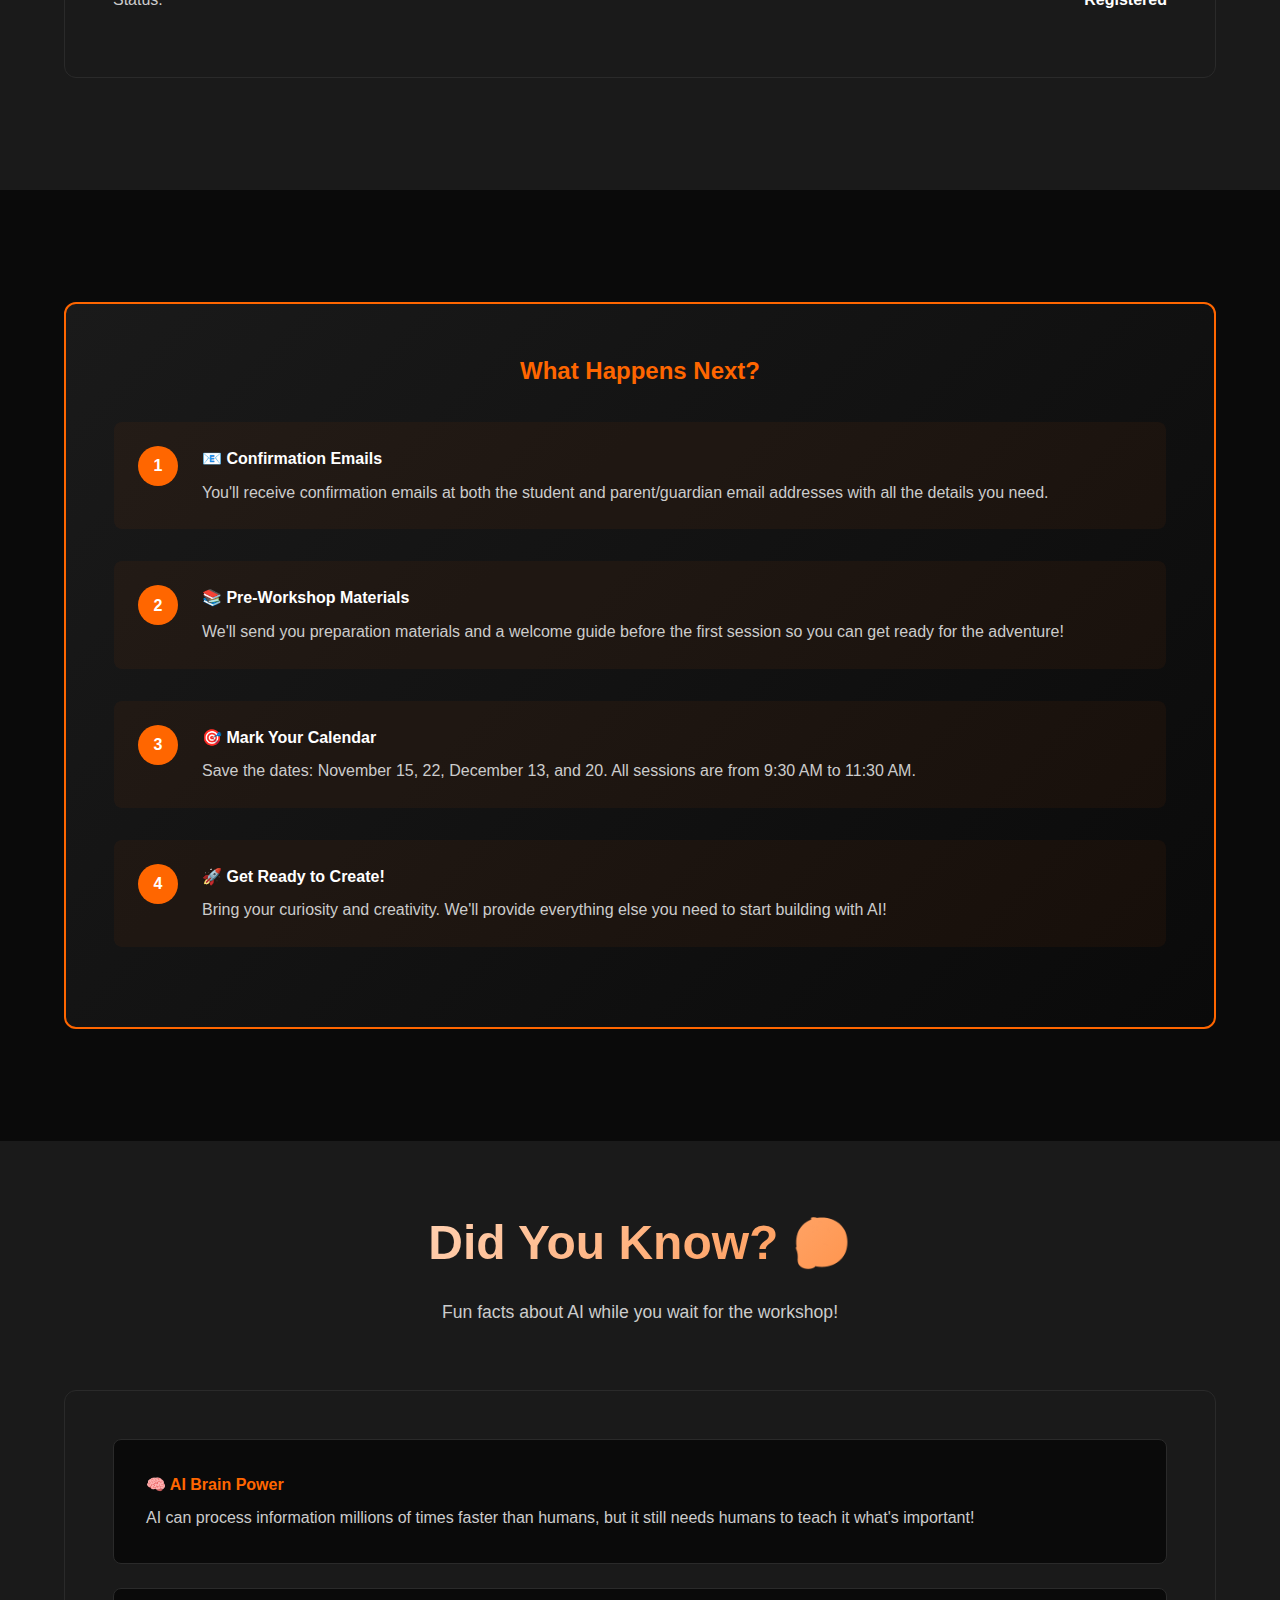
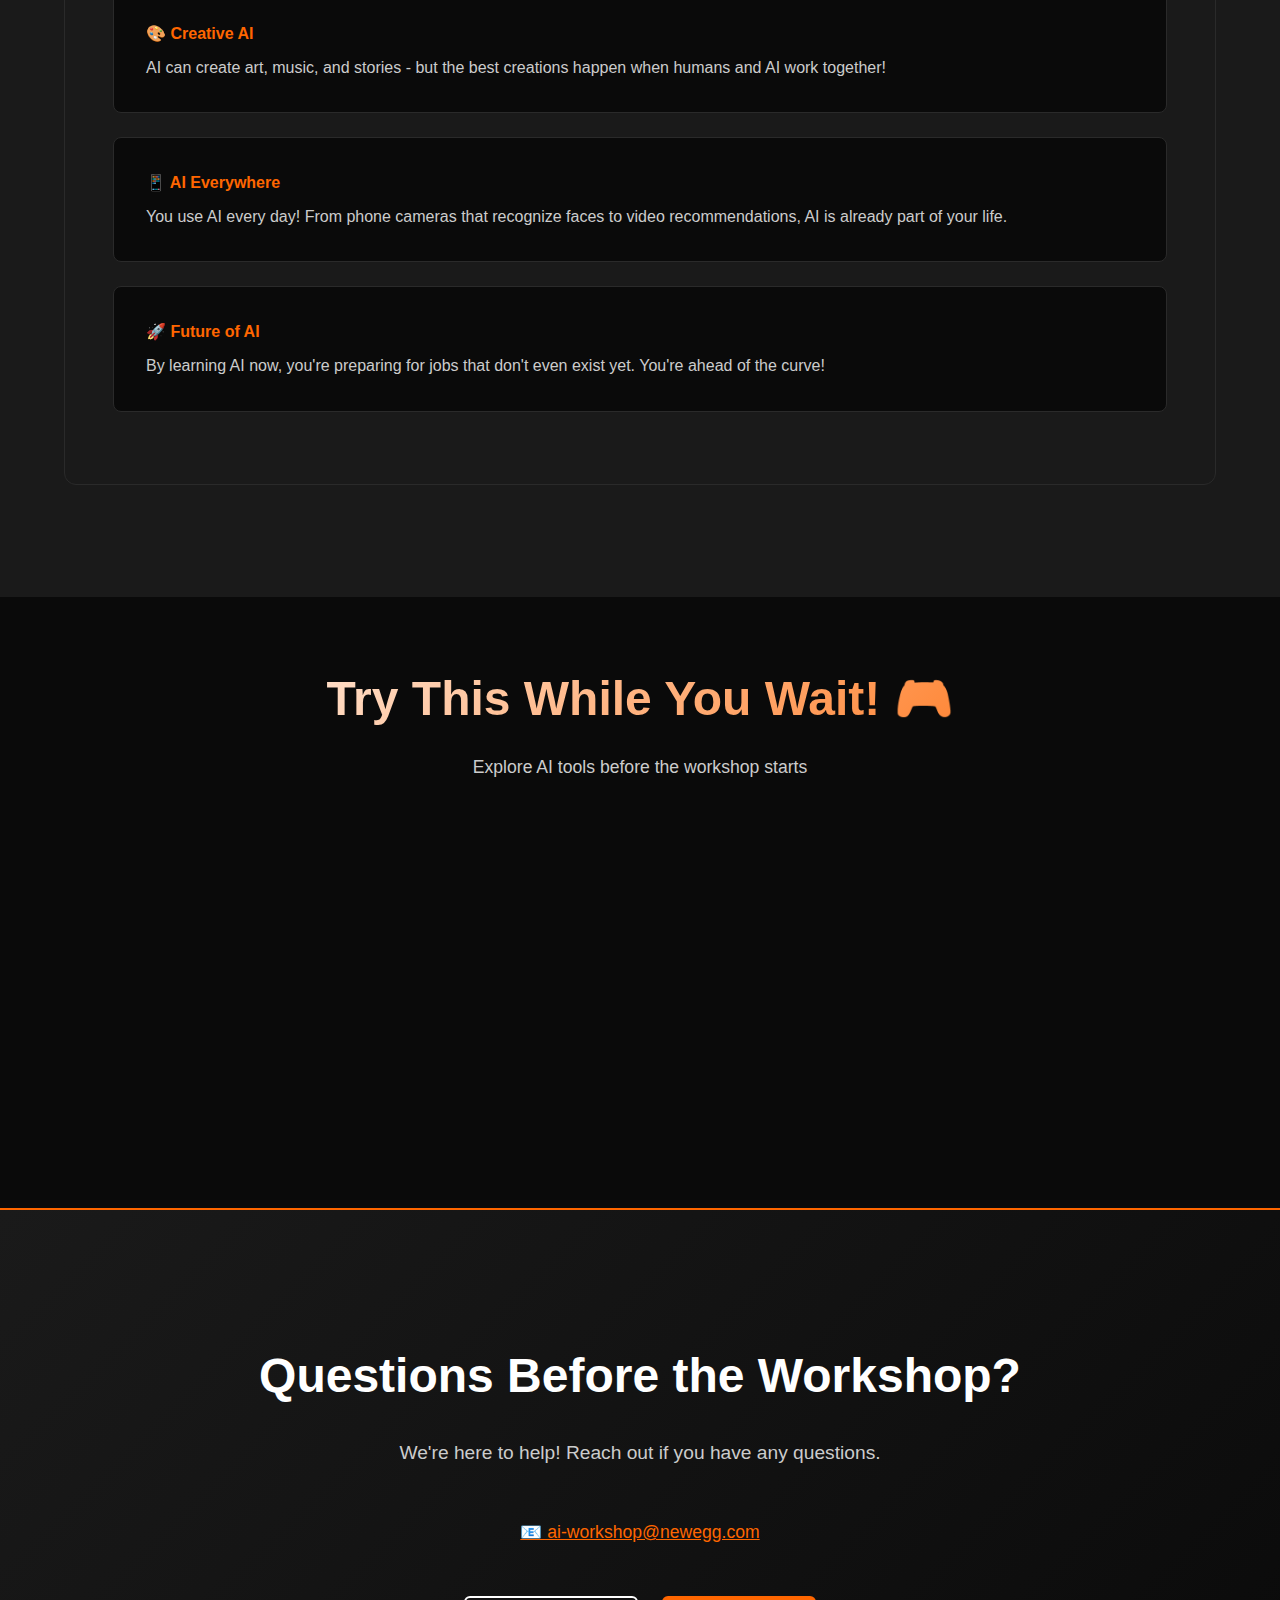
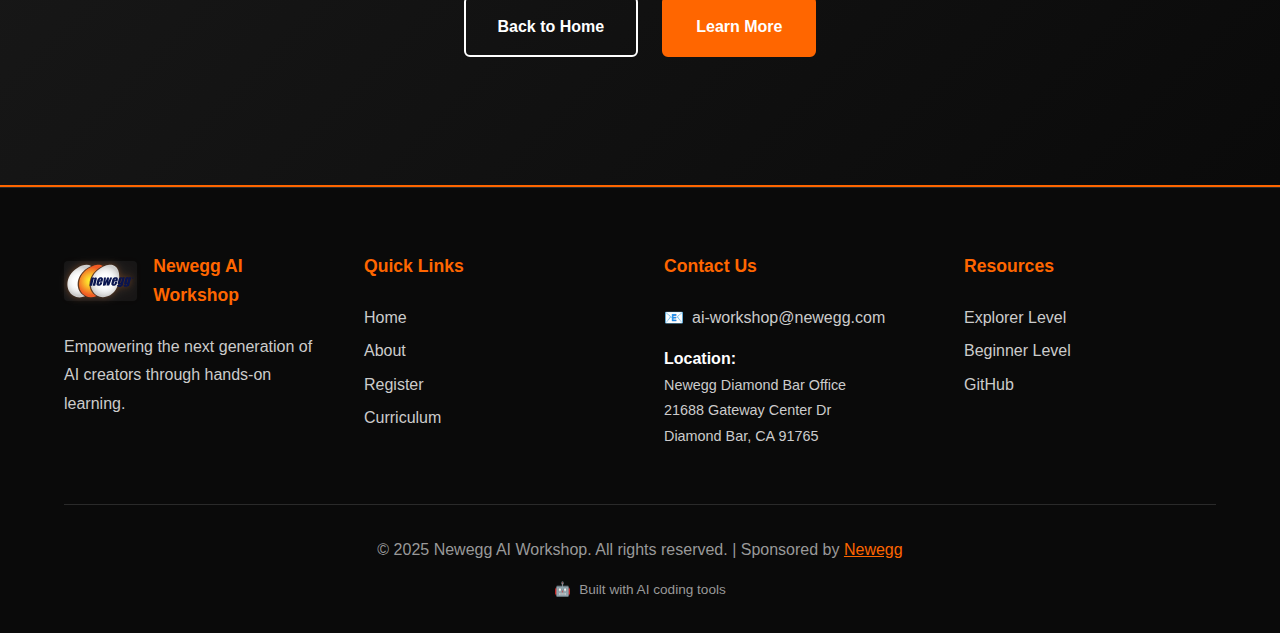
<file: confirmation.html>
<!DOCTYPE html>
<html lang="en">
<head>
    <meta charset="UTF-8">
    <meta name="viewport" content="width=device-width, initial-scale=1.0">
    <title>Registration Confirmed! - Newegg AI Workshop</title>
    <link rel="stylesheet" href="css/main.css">
    <link rel="stylesheet" href="css/components.css">
    <style>
        .confirmation-hero {
            min-height: 80vh;
            display: flex;
            align-items: center;
            justify-content: center;
            position: relative;
            overflow: hidden;
        }

        .confetti-container {
            position: absolute;
            top: 0;
            left: 0;
            width: 100%;
            height: 100%;
            pointer-events: none;
            z-index: 1;
        }

        .confetti {
            position: absolute;
            width: 10px;
            height: 10px;
            background: var(--newegg-orange);
            animation: confetti-fall linear infinite;
        }

        @keyframes confetti-fall {
            to {
                transform: translateY(100vh) rotate(360deg);
            }
        }

        .success-icon {
            font-size: 8rem;
            animation: bounce-in 0.8s ease-out;
            margin-bottom: var(--spacing-lg);
        }

        @keyframes bounce-in {
            0% {
                transform: scale(0);
                opacity: 0;
            }
            50% {
                transform: scale(1.2);
            }
            100% {
                transform: scale(1);
                opacity: 1;
            }
        }

        .confirmation-content {
            text-align: center;
            position: relative;
            z-index: 2;
            max-width: 800px;
            padding: var(--spacing-2xl);
        }

        .confirmation-title {
            font-size: clamp(2rem, 5vw, 3.5rem);
            font-weight: 800;
            margin-bottom: var(--spacing-md);
            background: linear-gradient(135deg, #FFFFFF 0%, #FF6600 100%);
            -webkit-background-clip: text;
            -webkit-text-fill-color: transparent;
            background-clip: text;
        }

        .ai-facts {
            background: var(--newegg-dark);
            border: 1px solid var(--newegg-gray);
            border-radius: 12px;
            padding: var(--spacing-xl);
            margin: var(--spacing-xl) 0;
        }

        .ai-fact-card {
            background: var(--newegg-black);
            border: 1px solid var(--newegg-gray);
            border-radius: 8px;
            padding: var(--spacing-lg);
            margin-bottom: var(--spacing-md);
            transition: all 0.3s ease;
            cursor: pointer;
        }

        .ai-fact-card:hover {
            border-color: var(--newegg-orange);
            transform: translateX(5px);
        }

        .ai-fact-card h4 {
            color: var(--newegg-orange);
            margin-bottom: var(--spacing-xs);
        }

        .ai-fact-card p {
            color: var(--newegg-text-secondary);
            margin: 0;
        }

        .next-steps {
            background: linear-gradient(135deg, var(--newegg-dark) 0%, var(--newegg-black) 100%);
            border: 2px solid var(--newegg-orange);
            border-radius: 12px;
            padding: var(--spacing-xl);
            margin: var(--spacing-xl) 0;
        }

        .step-item {
            display: flex;
            align-items: flex-start;
            gap: var(--spacing-md);
            margin-bottom: var(--spacing-lg);
            padding: var(--spacing-md);
            background: rgba(255, 102, 0, 0.05);
            border-radius: 8px;
        }

        .step-number {
            background: var(--newegg-orange);
            color: white;
            width: 40px;
            height: 40px;
            border-radius: 50%;
            display: flex;
            align-items: center;
            justify-content: center;
            font-weight: 700;
            flex-shrink: 0;
        }

        .step-content h4 {
            color: var(--newegg-text);
            margin-bottom: var(--spacing-xs);
        }

        .step-content p {
            color: var(--newegg-text-secondary);
            margin: 0;
        }

        .ai-animation {
            font-size: 4rem;
            margin: var(--spacing-xl) 0;
            animation: pulse 2s ease-in-out infinite;
        }

        @keyframes pulse {
            0%, 100% {
                transform: scale(1);
                opacity: 1;
            }
            50% {
                transform: scale(1.1);
                opacity: 0.8;
            }
        }

        .celebration-emoji {
            font-size: 3rem;
            display: inline-block;
            animation: rotate 3s linear infinite;
            margin: 0 var(--spacing-xs);
        }

        @keyframes rotate {
            from {
                transform: rotate(0deg);
            }
            to {
                transform: rotate(360deg);
            }
        }

        .workshop-details-box {
            background: var(--newegg-dark);
            border: 1px solid var(--newegg-gray);
            border-radius: 12px;
            padding: var(--spacing-xl);
            margin: var(--spacing-xl) 0;
        }

        .detail-row {
            display: flex;
            justify-content: space-between;
            padding: var(--spacing-sm) 0;
            border-bottom: 1px solid var(--newegg-gray);
        }

        .detail-row:last-child {
            border-bottom: none;
        }

        .detail-label {
            color: var(--newegg-text-secondary);
        }

        .detail-value {
            color: var(--newegg-text);
            font-weight: 600;
        }
    </style>
</head>
<body>
    <!-- Navigation -->
    <nav class="navbar">
        <div class="container">
            <div class="nav-brand">
                <a href="index.html" style="display: flex; align-items: center; gap: var(--spacing-sm); text-decoration: none; color: inherit;">
                    <img src="assets/images/newegg-logo.svg" alt="Newegg" class="newegg-logo" onerror="this.style.display='none'; this.nextElementSibling.style.display='inline';">
                    <span class="logo" style="display: none;">🎓</span>
                    <span class="brand-text">Newegg AI Workshop</span>
                </a>
            </div>
            <ul class="nav-menu">
                <li><a href="index.html">Home</a></li>
                <li><a href="about.html">About</a></li>
            </ul>
        </div>
    </nav>

    <!-- Confirmation Hero -->
    <section class="confirmation-hero">
        <div class="confetti-container" id="confettiContainer"></div>
        <div class="container">
            <div class="confirmation-content">
                <div class="success-icon">🎉</div>
                <h1 class="confirmation-title">You're All Set!</h1>
                <p style="font-size: 1.3rem; color: var(--newegg-text-secondary); margin-bottom: var(--spacing-lg);">
                    Your registration for the <strong style="color: var(--newegg-orange);">Explorer Level</strong> workshop has been confirmed!
                </p>
                
                <div class="ai-animation">
                    🤖✨🧠
                </div>

                <div style="background: rgba(255, 102, 0, 0.1); border: 2px solid var(--newegg-orange); border-radius: 8px; padding: var(--spacing-lg); margin: var(--spacing-xl) 0;">
                    <p style="color: var(--newegg-text); font-size: 1.1rem; margin: 0;">
                        <span class="celebration-emoji">🎊</span>
                        Welcome to the AI adventure!
                        <span class="celebration-emoji">🚀</span>
                    </p>
                </div>
            </div>
        </div>
    </section>

    <!-- Workshop Details -->
    <section class="levels-section">
        <div class="container">
            <div class="workshop-details-box">
                <h2 style="color: var(--newegg-orange); margin-bottom: var(--spacing-lg);">Your Workshop Details</h2>
                
                <div class="detail-row">
                    <span class="detail-label">Workshop Level:</span>
                    <span class="detail-value">🌱 Explorer Level</span>
                </div>
                <div class="detail-row">
                    <span class="detail-label">Session Dates:</span>
                    <span class="detail-value">Nov 15, Nov 22, Dec 13, Dec 20</span>
                </div>
                <div class="detail-row">
                    <span class="detail-label">Time:</span>
                    <span class="detail-value">9:30 AM - 11:30 AM (each session)</span>
                </div>
                <div class="detail-row">
                    <span class="detail-label">Location:</span>
                    <span class="detail-value">Newegg Diamond Bar Office</span>
                </div>
                <div class="detail-row">
                    <span class="detail-label">Status:</span>
                    <span class="detail-value" id="registrationStatus">Registered</span>
                </div>
            </div>
        </div>
    </section>

    <!-- Next Steps -->
    <section class="features-section">
        <div class="container">
            <div class="next-steps">
                <h2 style="color: var(--newegg-orange); margin-bottom: var(--spacing-lg); text-align: center;">
                    What Happens Next?
                </h2>
                
                <div class="step-item">
                    <div class="step-number">1</div>
                    <div class="step-content">
                        <h4>📧 Confirmation Emails</h4>
                        <p>You'll receive confirmation emails at both the student and parent/guardian email addresses with all the details you need.</p>
                    </div>
                </div>

                <div class="step-item">
                    <div class="step-number">2</div>
                    <div class="step-content">
                        <h4>📚 Pre-Workshop Materials</h4>
                        <p>We'll send you preparation materials and a welcome guide before the first session so you can get ready for the adventure!</p>
                    </div>
                </div>

                <div class="step-item">
                    <div class="step-number">3</div>
                    <div class="step-content">
                        <h4>🎯 Mark Your Calendar</h4>
                        <p>Save the dates: November 15, 22, December 13, and 20. All sessions are from 9:30 AM to 11:30 AM.</p>
                    </div>
                </div>

                <div class="step-item">
                    <div class="step-number">4</div>
                    <div class="step-content">
                        <h4>🚀 Get Ready to Create!</h4>
                        <p>Bring your curiosity and creativity. We'll provide everything else you need to start building with AI!</p>
                    </div>
                </div>
            </div>
        </div>
    </section>

    <!-- Fun AI Facts -->
    <section class="levels-section">
        <div class="container">
            <div class="section-header">
                <h2>Did You Know? 🤔</h2>
                <p>Fun facts about AI while you wait for the workshop!</p>
            </div>
            
            <div class="ai-facts">
                <div class="ai-fact-card" onclick="this.style.transform='scale(1.05)'">
                    <h4>🧠 AI Brain Power</h4>
                    <p>AI can process information millions of times faster than humans, but it still needs humans to teach it what's important!</p>
                </div>
                
                <div class="ai-fact-card" onclick="this.style.transform='scale(1.05)'">
                    <h4>🎨 Creative AI</h4>
                    <p>AI can create art, music, and stories - but the best creations happen when humans and AI work together!</p>
                </div>
                
                <div class="ai-fact-card" onclick="this.style.transform='scale(1.05)'">
                    <h4>📱 AI Everywhere</h4>
                    <p>You use AI every day! From phone cameras that recognize faces to video recommendations, AI is already part of your life.</p>
                </div>
                
                <div class="ai-fact-card" onclick="this.style.transform='scale(1.05)'">
                    <h4>🚀 Future of AI</h4>
                    <p>By learning AI now, you're preparing for jobs that don't even exist yet. You're ahead of the curve!</p>
                </div>
            </div>
        </div>
    </section>

    <!-- Interactive AI Demo -->
    <section class="features-section">
        <div class="container">
            <div class="section-header">
                <h2>Try This While You Wait! 🎮</h2>
                <p>Explore AI tools before the workshop starts</p>
            </div>
            
            <div class="features-grid">
                <div class="feature-card">
                    <div class="feature-icon">🎨</div>
                    <h3>Create AI Art</h3>
                    <p>Try <a href="https://chat.openai.com/?model=gpt-4o" target="_blank" style="color: var(--newegg-orange);">ChatGPT's DALL·E</a> to generate images from text!</p>
                </div>
                
                <div class="feature-card">
                    <div class="feature-icon">💬</div>
                    <h3>Chat with AI</h3>
                    <p>Ask <a href="https://chat.openai.com" target="_blank" style="color: var(--newegg-orange);">ChatGPT</a> to explain AI concepts in simple terms!</p>
                </div>
                
                <div class="feature-card">
                    <div class="feature-icon">🔍</div>
                    <h3>Explore AI Tools</h3>
                    <p>Check out <a href="https://github.com/garrygu/newegg-ai-workshop/blob/main/lv0-explorer/README.md" target="_blank" style="color: var(--newegg-orange);">Explorer Level tools</a> to get familiar!</p>
                </div>
            </div>
        </div>
    </section>

    <!-- CTA -->
    <section class="cta-section">
        <div class="container">
            <div class="cta-content">
                <h2>Questions Before the Workshop?</h2>
                <p>We're here to help! Reach out if you have any questions.</p>
                <p style="margin-top: var(--spacing-md);">
                    <a href="mailto:ai-workshop@newegg.com" style="color: var(--newegg-orange); font-size: 1.1rem; text-decoration: underline;">
                        📧 ai-workshop@newegg.com
                    </a>
                </p>
                <div style="display: flex; gap: var(--spacing-md); justify-content: center; flex-wrap: wrap; margin-top: var(--spacing-lg);">
                    <a href="index.html" class="btn btn-outline">Back to Home</a>
                    <a href="about.html" class="btn btn-orange">Learn More</a>
                </div>
            </div>
        </div>
    </section>

    <!-- Footer -->
    <footer class="footer">
        <div class="container">
            <div class="footer-content">
                <div class="footer-section">
                    <div style="display: flex; align-items: center; gap: var(--spacing-sm); margin-bottom: var(--spacing-md);">
                        <img src="assets/images/newegg-logo.svg" alt="Newegg" class="newegg-logo" style="max-height: 40px; width: auto; display: block;" onerror="this.style.display='none';">
                        <div>
                            <h4 style="margin: 0;">Newegg AI Workshop</h4>
                        </div>
                    </div>
                    <p>Empowering the next generation of AI creators through hands-on learning.</p>
                </div>
                <div class="footer-section">
                    <h4>Quick Links</h4>
                    <ul>
                        <li><a href="index.html">Home</a></li>
                        <li><a href="about.html">About</a></li>
                        <li><a href="register.html">Register</a></li>
                        <li><a href="../README.md" target="_blank">Curriculum</a></li>
                    </ul>
                </div>
                <div class="footer-section">
                    <h4>Contact Us</h4>
                    <ul>
                        <li>
                            <a href="mailto:ai-workshop@newegg.com" style="display: flex; align-items: center; gap: var(--spacing-xs);">
                                <span>📧</span>
                                <span>ai-workshop@newegg.com</span>
                            </a>
                        </li>
                        <li style="margin-top: var(--spacing-sm);">
                            <strong style="color: var(--newegg-text);">Location:</strong><br>
                            <span style="color: var(--newegg-text-secondary); font-size: 0.9rem;">
                                Newegg Diamond Bar Office<br>
                                21688 Gateway Center Dr<br>
                                Diamond Bar, CA 91765
                            </span>
                        </li>
                    </ul>
                </div>
                <div class="footer-section">
                    <h4>Resources</h4>
                    <ul>
                        <li><a href="https://github.com/garrygu/newegg-ai-workshop/blob/main/lv0-explorer/README.md" target="_blank">Explorer Level</a></li>
                        <li><a href="https://github.com/garrygu/newegg-ai-workshop/blob/main/lv1-beginner/README.md" target="_blank">Beginner Level</a></li>
                        <li><a href="https://github.com/garrygu/newegg-ai-workshop" target="_blank">GitHub</a></li>
                    </ul>
                </div>
            </div>
            <div class="footer-bottom">
                <p>&copy; 2025 Newegg AI Workshop. All rights reserved. | Sponsored by <a href="https://www.newegg.com" target="_blank" style="color: var(--newegg-orange);">Newegg</a></p>
                <p style="margin-top: var(--spacing-sm); font-size: 0.85rem; color: var(--newegg-text-muted);">
                    <span style="display: inline-flex; align-items: center; gap: var(--spacing-xs);">
                        <span>🤖</span>
                        <span>Built with AI coding tools</span>
                    </span>
                </p>
            </div>
        </div>
    </footer>

    <script src="js/main.js"></script>
    <script>
        // Create confetti animation
        function createConfetti() {
            const container = document.getElementById('confettiContainer');
            const colors = ['#FF6600', '#22c55e', '#3b82f6', '#f59e0b', '#ec4899'];
            
            for (let i = 0; i < 50; i++) {
                const confetti = document.createElement('div');
                confetti.className = 'confetti';
                confetti.style.left = Math.random() * 100 + '%';
                confetti.style.background = colors[Math.floor(Math.random() * colors.length)];
                confetti.style.animationDelay = Math.random() * 3 + 's';
                confetti.style.animationDuration = (Math.random() * 3 + 2) + 's';
                confetti.style.opacity = Math.random();
                container.appendChild(confetti);
            }
        }

        // Check URL parameters for registration status
        function checkRegistrationStatus() {
            const urlParams = new URLSearchParams(window.location.search);
            const status = urlParams.get('status');
            const studentName = urlParams.get('student');
            
            if (status === 'waitlisted') {
                const statusElement = document.getElementById('registrationStatus');
                if (statusElement) {
                    statusElement.innerHTML = '<span style="color: #ff4444;">Waitlisted</span>';
                }
                
                // Update confirmation message
                const confirmationMsg = document.querySelector('.confirmation-content p');
                if (confirmationMsg) {
                    confirmationMsg.innerHTML = `
                        You've been added to the <strong style="color: var(--newegg-orange);">waitlist</strong>! 
                        We'll notify you if a spot becomes available.
                    `;
                }
            }
            
            if (studentName) {
                const title = document.querySelector('.confirmation-title');
                if (title) {
                    title.textContent = `Welcome, ${decodeURIComponent(studentName)}!`;
                }
            }
        }

        // Initialize on load
        document.addEventListener('DOMContentLoaded', () => {
            createConfetti();
            checkRegistrationStatus();
            
            // Add click animations to AI fact cards
            document.querySelectorAll('.ai-fact-card').forEach(card => {
                card.addEventListener('click', function() {
                    this.style.transform = 'scale(1.05)';
                    setTimeout(() => {
                        this.style.transform = '';
                    }, 200);
                });
            });
        });
    </script>
</body>
</html>
</file>
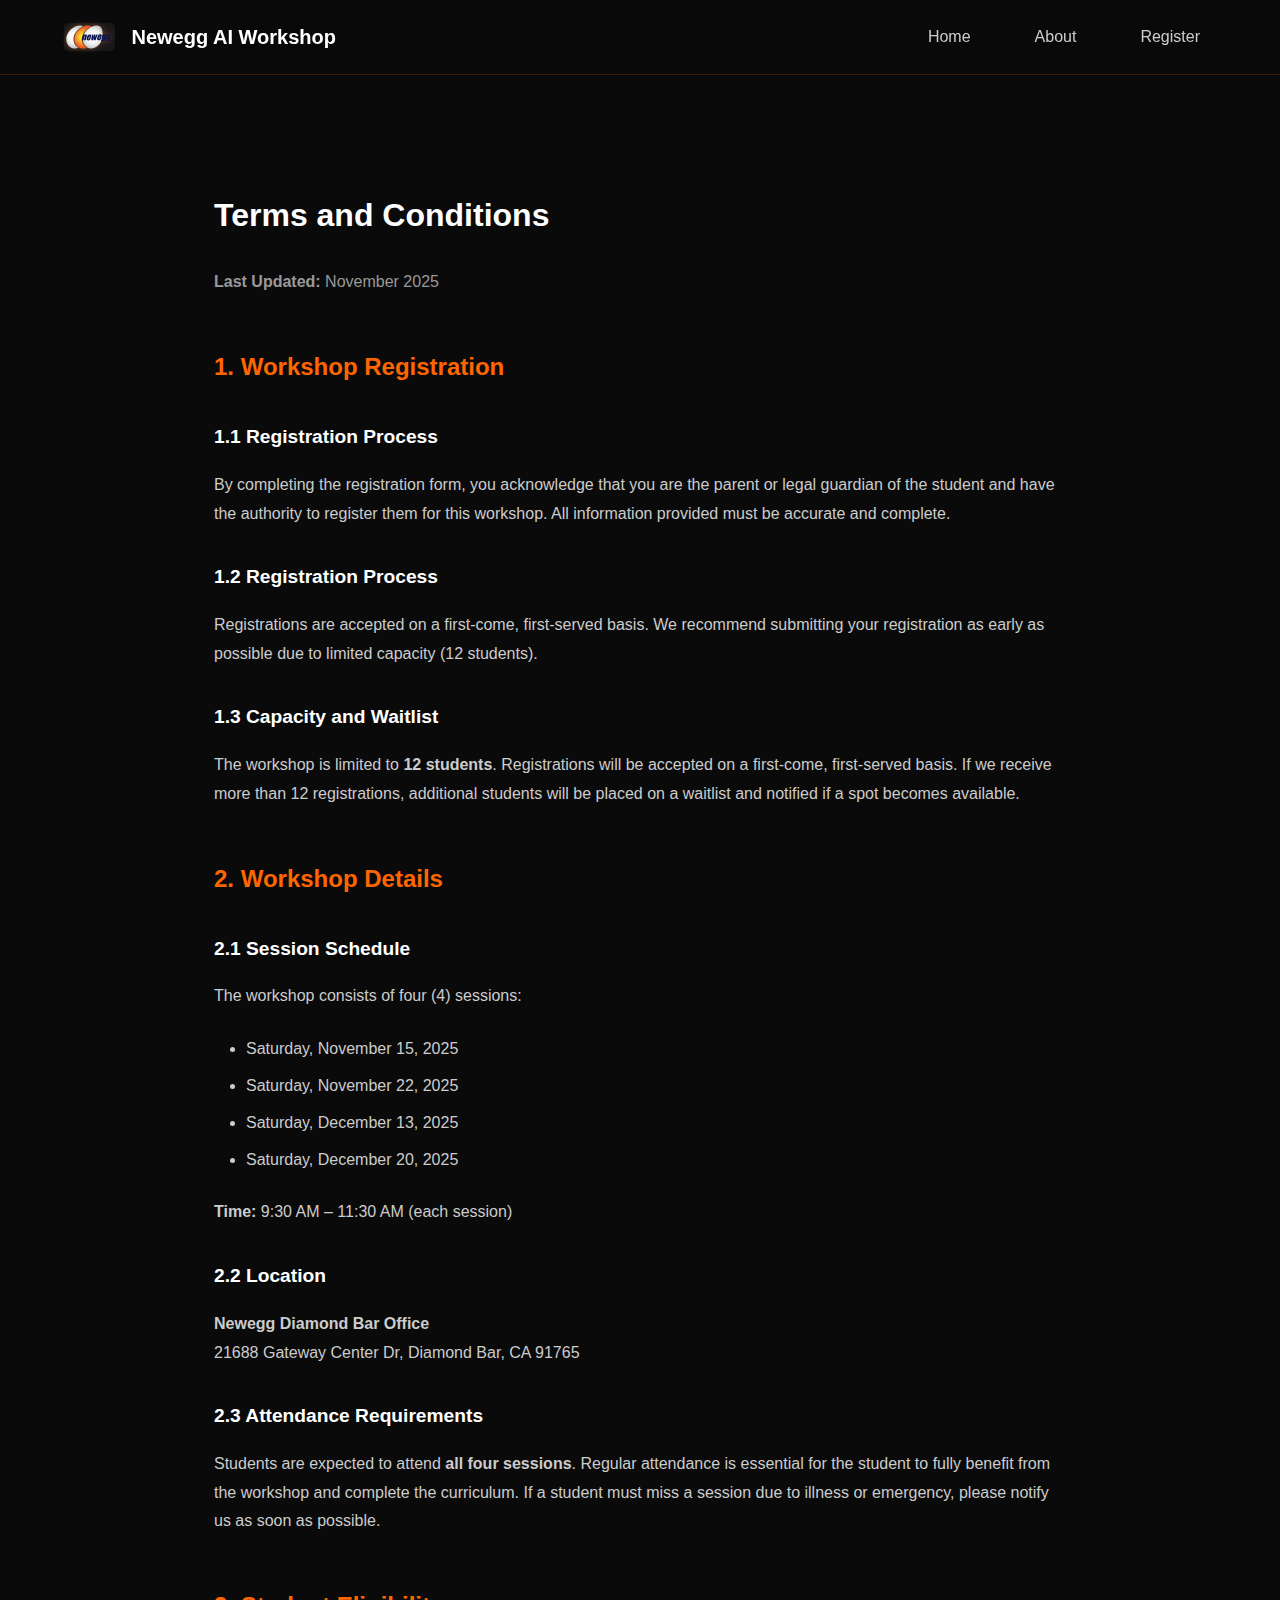
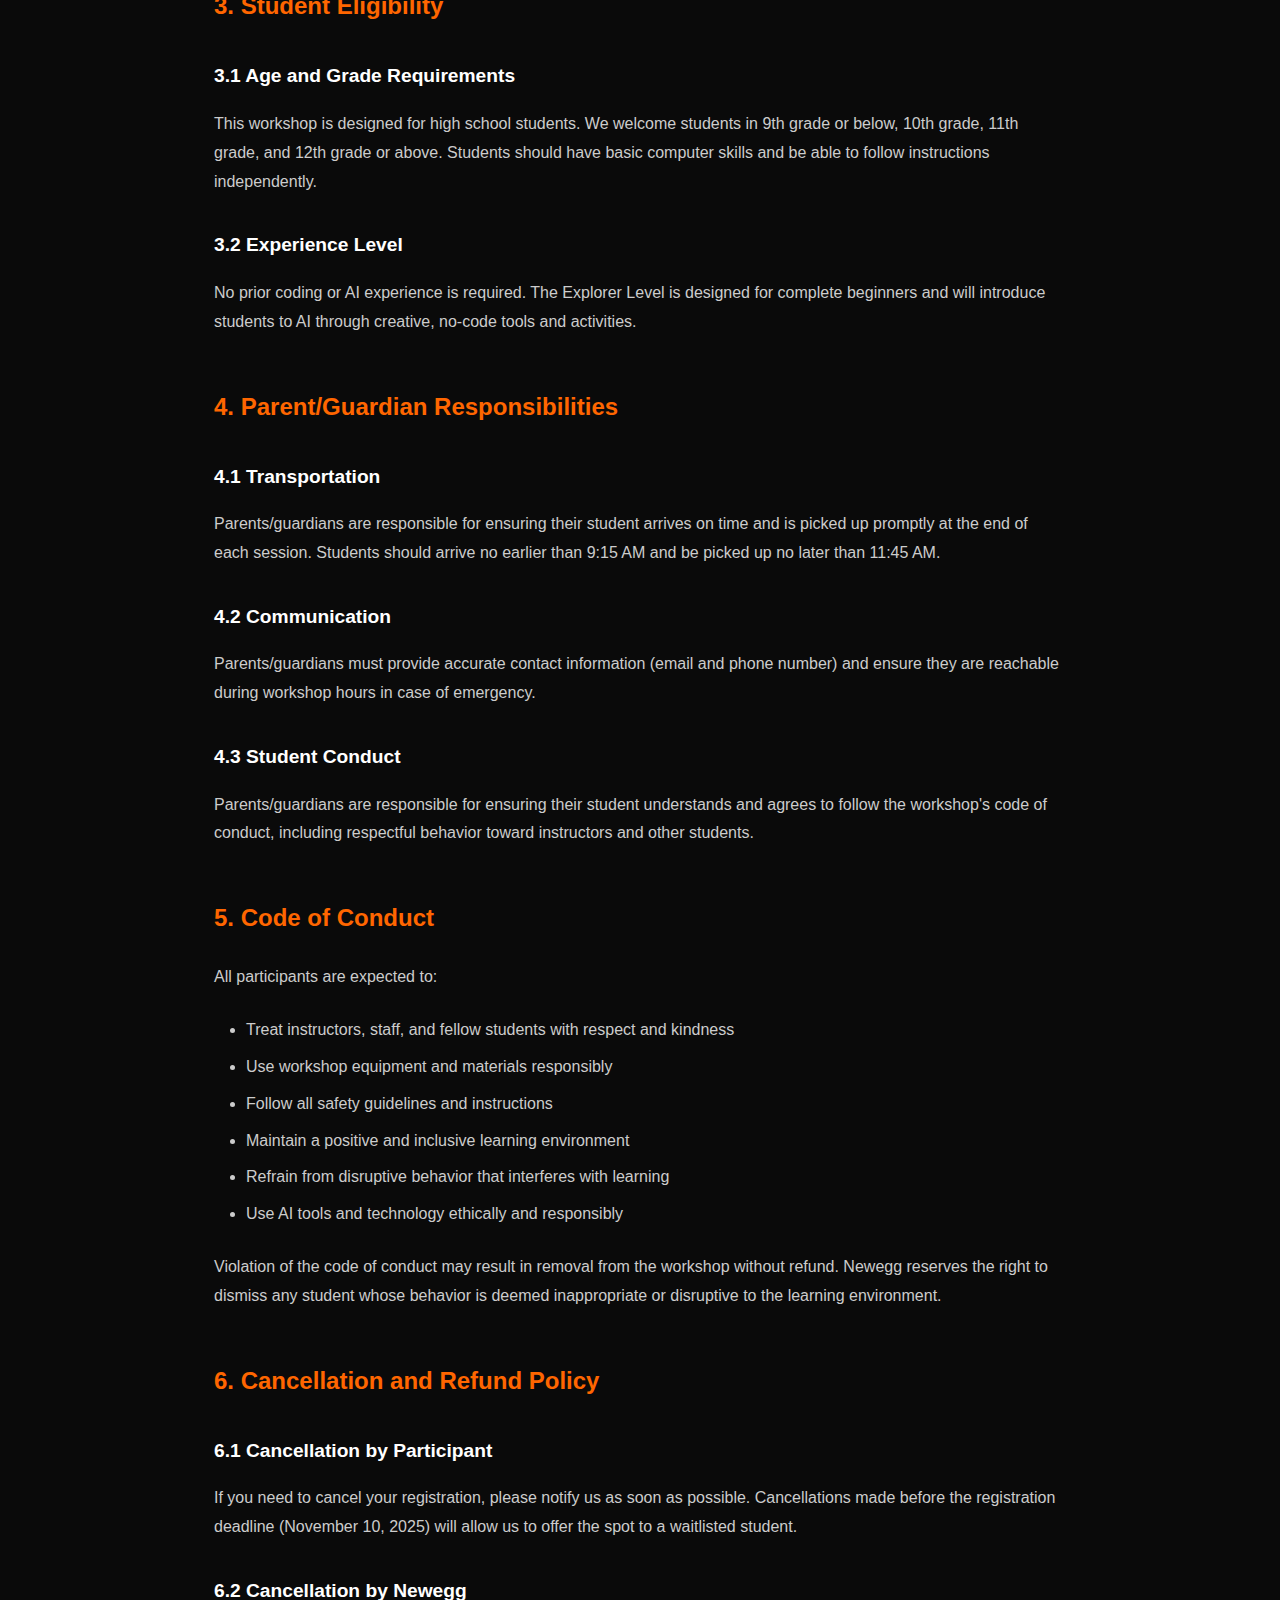
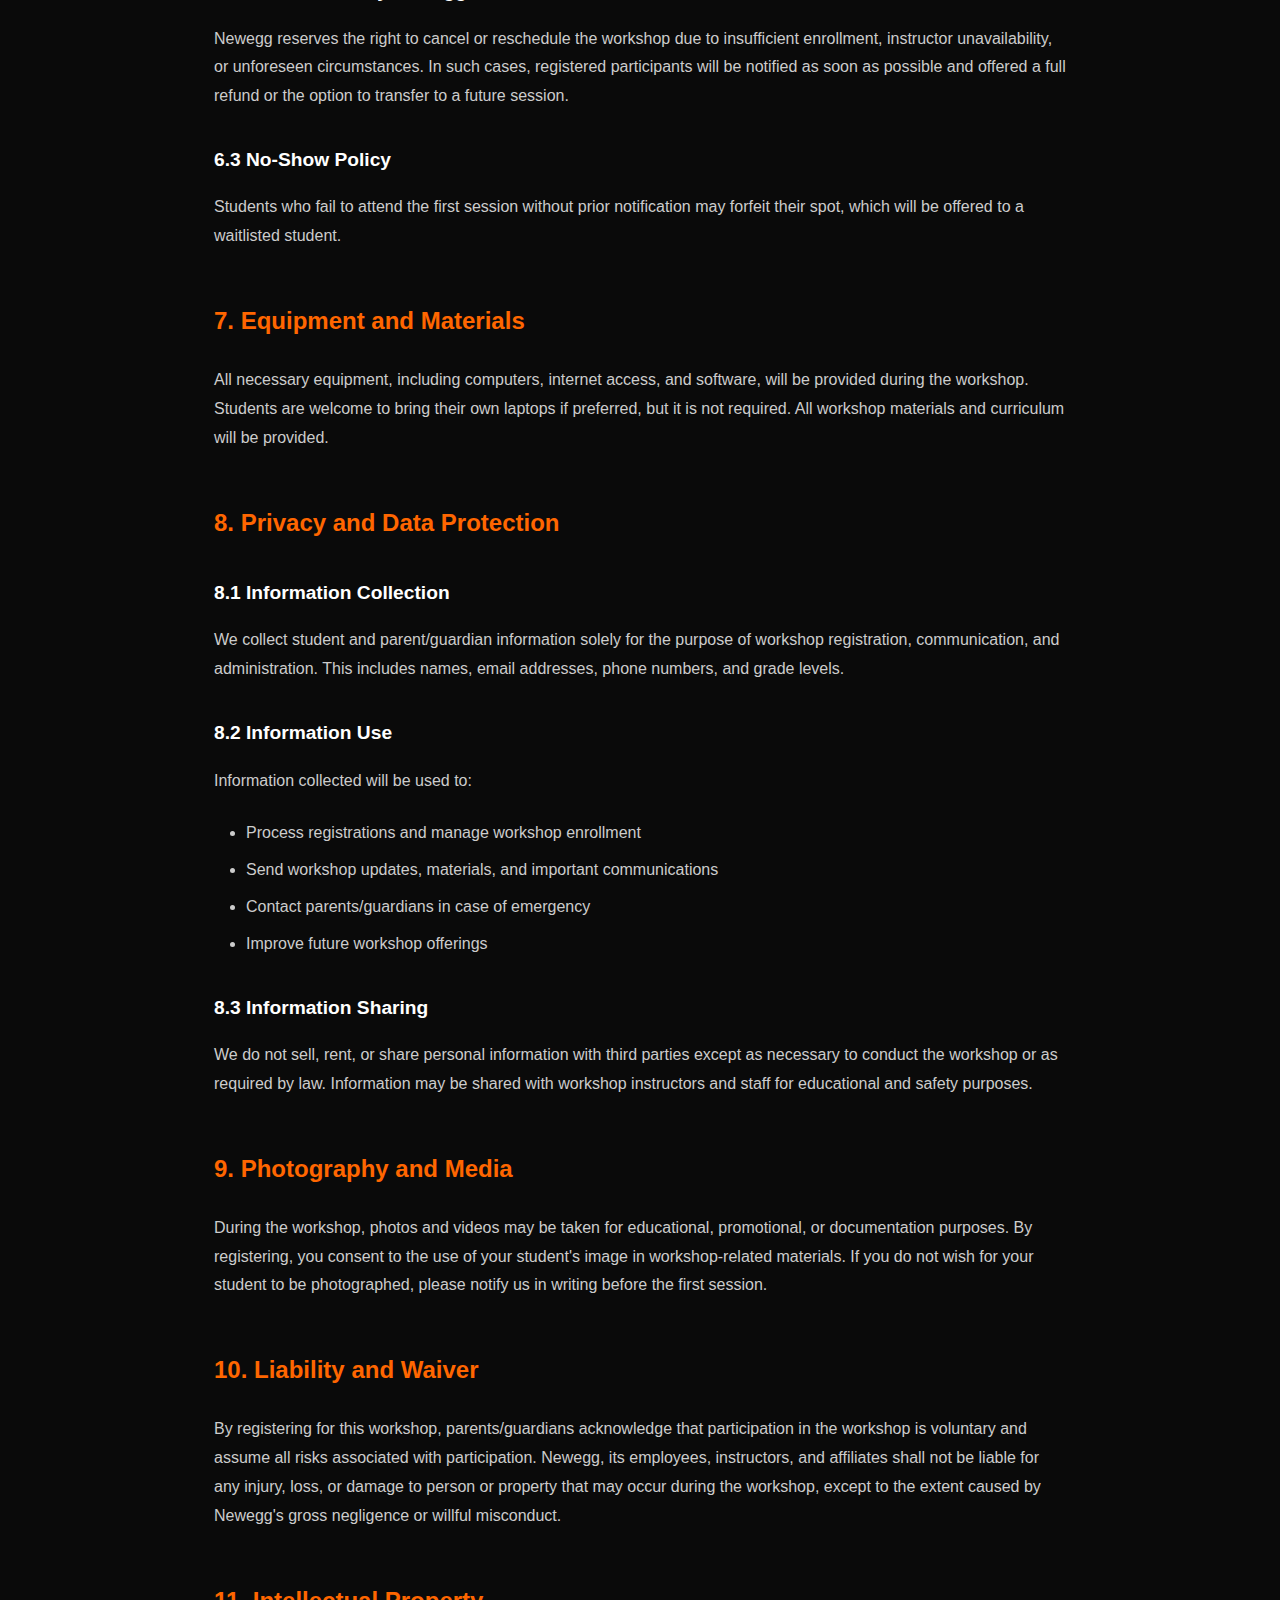
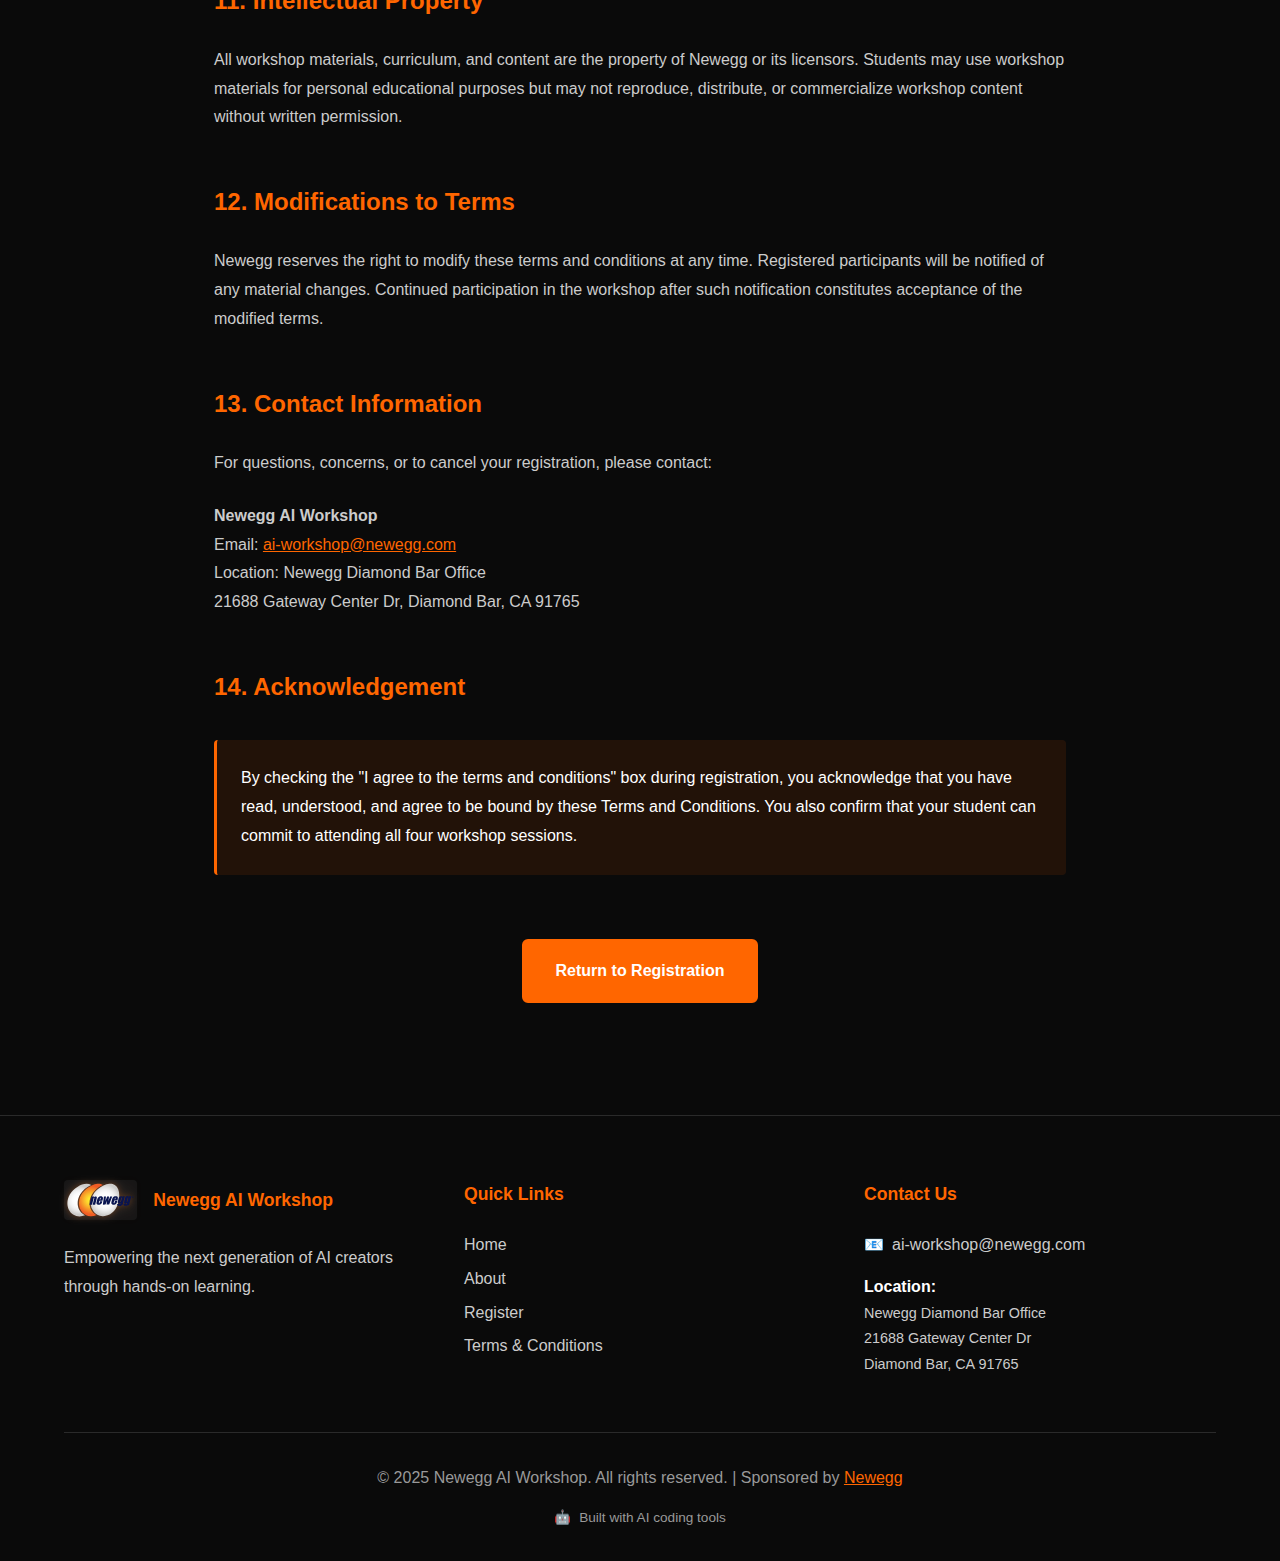
<file: terms.html>
<!DOCTYPE html>
<html lang="en">
<head>
    <meta charset="UTF-8">
    <meta name="viewport" content="width=device-width, initial-scale=1.0">
    <title>Terms and Conditions - Newegg AI Workshop</title>
    <link rel="stylesheet" href="css/main.css">
    <link rel="stylesheet" href="css/components.css">
    <style>
        .terms-content {
            max-width: 900px;
            margin: 0 auto;
            padding: var(--spacing-xl) var(--spacing-md);
            line-height: 1.8;
        }
        .terms-content h2 {
            color: var(--newegg-orange);
            margin-top: var(--spacing-xl);
            margin-bottom: var(--spacing-md);
            font-size: 1.5rem;
        }
        .terms-content h3 {
            color: var(--newegg-text);
            margin-top: var(--spacing-lg);
            margin-bottom: var(--spacing-sm);
            font-size: 1.2rem;
        }
        .terms-content p {
            color: var(--newegg-text-secondary);
            margin-bottom: var(--spacing-md);
        }
        .terms-content ul, .terms-content ol {
            color: var(--newegg-text-secondary);
            margin-bottom: var(--spacing-md);
            padding-left: var(--spacing-lg);
        }
        .terms-content li {
            margin-bottom: var(--spacing-xs);
        }
        .highlight-box {
            background: rgba(255, 102, 0, 0.1);
            border-left: 3px solid var(--newegg-orange);
            padding: var(--spacing-md);
            border-radius: 4px;
            margin: var(--spacing-lg) 0;
        }
    </style>
</head>
<body>
    <!-- Navigation -->
    <nav class="navbar">
        <div class="container">
            <div class="nav-brand">
                <a href="index.html" style="display: flex; align-items: center; gap: var(--spacing-sm); text-decoration: none; color: inherit;">
                    <img src="assets/images/newegg-logo.svg" alt="Newegg" class="newegg-logo" onerror="this.style.display='none'; this.nextElementSibling.style.display='inline';">
                    <span class="logo" style="display: none;">🎓</span>
                    <span class="brand-text">Newegg AI Workshop</span>
                </a>
            </div>
            <button class="menu-toggle" aria-label="Toggle menu" aria-expanded="false">
                <span class="menu-icon">☰</span>
                <span class="menu-close" style="display: none;">✕</span>
            </button>
            <div class="menu-overlay"></div>
            <ul class="nav-menu">
                <li><a href="index.html">Home</a></li>
                <li><a href="about.html">About</a></li>
                <li><a href="register.html">Register</a></li>
            </ul>
        </div>
    </nav>

    <!-- Terms Content -->
    <section class="hero" style="min-height: auto; padding: var(--spacing-2xl) 0;">
        <div class="container">
            <div class="terms-content">
                <h1 style="color: var(--newegg-text); margin-bottom: var(--spacing-md);">Terms and Conditions</h1>
                <p style="color: var(--newegg-text-muted); margin-bottom: var(--spacing-xl);">
                    <strong>Last Updated:</strong> November 2025
                </p>


                <h2>1. Workshop Registration</h2>
                
                <h3>1.1 Registration Process</h3>
                <p>
                    By completing the registration form, you acknowledge that you are the parent or legal guardian 
                    of the student and have the authority to register them for this workshop. All information provided 
                    must be accurate and complete.
                </p>

                <h3>1.2 Registration Process</h3>
                <p>
                    Registrations are accepted on a first-come, first-served basis. We recommend submitting your registration 
                    as early as possible due to limited capacity (12 students).
                </p>

                <h3>1.3 Capacity and Waitlist</h3>
                <p>
                    The workshop is limited to <strong>12 students</strong>. Registrations will be accepted on a 
                    first-come, first-served basis. If we receive more than 12 registrations, additional students 
                    will be placed on a waitlist and notified if a spot becomes available.
                </p>

                <h2>2. Workshop Details</h2>
                
                <h3>2.1 Session Schedule</h3>
                <p>The workshop consists of four (4) sessions:</p>
                <ul>
                    <li>Saturday, November 15, 2025</li>
                    <li>Saturday, November 22, 2025</li>
                    <li>Saturday, December 13, 2025</li>
                    <li>Saturday, December 20, 2025</li>
                </ul>
                <p><strong>Time:</strong> 9:30 AM – 11:30 AM (each session)</p>

                <h3>2.2 Location</h3>
                <p>
                    <strong>Newegg Diamond Bar Office</strong><br>
                    21688 Gateway Center Dr, Diamond Bar, CA 91765
                </p>

                <h3>2.3 Attendance Requirements</h3>
                <p>
                    Students are expected to attend <strong>all four sessions</strong>. Regular attendance is essential 
                    for the student to fully benefit from the workshop and complete the curriculum. If a student must 
                    miss a session due to illness or emergency, please notify us as soon as possible.
                </p>

                <h2>3. Student Eligibility</h2>
                
                <h3>3.1 Age and Grade Requirements</h3>
                <p>
                    This workshop is designed for high school students. We welcome students in 9th grade or below, 
                    10th grade, 11th grade, and 12th grade or above. Students should have basic computer skills and 
                    be able to follow instructions independently.
                </p>

                <h3>3.2 Experience Level</h3>
                <p>
                    No prior coding or AI experience is required. The Explorer Level is designed for complete beginners 
                    and will introduce students to AI through creative, no-code tools and activities.
                </p>

                <h2>4. Parent/Guardian Responsibilities</h2>
                
                <h3>4.1 Transportation</h3>
                <p>
                    Parents/guardians are responsible for ensuring their student arrives on time and is picked up 
                    promptly at the end of each session. Students should arrive no earlier than 9:15 AM and be picked 
                    up no later than 11:45 AM.
                </p>

                <h3>4.2 Communication</h3>
                <p>
                    Parents/guardians must provide accurate contact information (email and phone number) and ensure 
                    they are reachable during workshop hours in case of emergency.
                </p>

                <h3>4.3 Student Conduct</h3>
                <p>
                    Parents/guardians are responsible for ensuring their student understands and agrees to follow 
                    the workshop's code of conduct, including respectful behavior toward instructors and other students.
                </p>

                <h2>5. Code of Conduct</h2>
                
                <p>All participants are expected to:</p>
                <ul>
                    <li>Treat instructors, staff, and fellow students with respect and kindness</li>
                    <li>Use workshop equipment and materials responsibly</li>
                    <li>Follow all safety guidelines and instructions</li>
                    <li>Maintain a positive and inclusive learning environment</li>
                    <li>Refrain from disruptive behavior that interferes with learning</li>
                    <li>Use AI tools and technology ethically and responsibly</li>
                </ul>

                <p>
                    Violation of the code of conduct may result in removal from the workshop without refund. 
                    Newegg reserves the right to dismiss any student whose behavior is deemed inappropriate or 
                    disruptive to the learning environment.
                </p>

                <h2>6. Cancellation and Refund Policy</h2>
                
                <h3>6.1 Cancellation by Participant</h3>
                <p>
                    If you need to cancel your registration, please notify us as soon as possible. Cancellations 
                    made before the registration deadline (November 10, 2025) will allow us to offer the spot 
                    to a waitlisted student.
                </p>

                <h3>6.2 Cancellation by Newegg</h3>
                <p>
                    Newegg reserves the right to cancel or reschedule the workshop due to insufficient enrollment, 
                    instructor unavailability, or unforeseen circumstances. In such cases, registered participants 
                    will be notified as soon as possible and offered a full refund or the option to transfer to a 
                    future session.
                </p>

                <h3>6.3 No-Show Policy</h3>
                <p>
                    Students who fail to attend the first session without prior notification may forfeit their spot, 
                    which will be offered to a waitlisted student.
                </p>

                <h2>7. Equipment and Materials</h2>
                
                <p>
                    All necessary equipment, including computers, internet access, and software, will be provided 
                    during the workshop. Students are welcome to bring their own laptops if preferred, but it is not 
                    required. All workshop materials and curriculum will be provided.
                </p>

                <h2>8. Privacy and Data Protection</h2>
                
                <h3>8.1 Information Collection</h3>
                <p>
                    We collect student and parent/guardian information solely for the purpose of workshop registration, 
                    communication, and administration. This includes names, email addresses, phone numbers, and grade levels.
                </p>

                <h3>8.2 Information Use</h3>
                <p>
                    Information collected will be used to:
                </p>
                <ul>
                    <li>Process registrations and manage workshop enrollment</li>
                    <li>Send workshop updates, materials, and important communications</li>
                    <li>Contact parents/guardians in case of emergency</li>
                    <li>Improve future workshop offerings</li>
                </ul>

                <h3>8.3 Information Sharing</h3>
                <p>
                    We do not sell, rent, or share personal information with third parties except as necessary to 
                    conduct the workshop or as required by law. Information may be shared with workshop instructors 
                    and staff for educational and safety purposes.
                </p>

                <h2>9. Photography and Media</h2>
                
                <p>
                    During the workshop, photos and videos may be taken for educational, promotional, or documentation 
                    purposes. By registering, you consent to the use of your student's image in workshop-related 
                    materials. If you do not wish for your student to be photographed, please notify us in writing 
                    before the first session.
                </p>

                <h2>10. Liability and Waiver</h2>
                
                <p>
                    By registering for this workshop, parents/guardians acknowledge that participation in the workshop 
                    is voluntary and assume all risks associated with participation. Newegg, its employees, instructors, 
                    and affiliates shall not be liable for any injury, loss, or damage to person or property that may 
                    occur during the workshop, except to the extent caused by Newegg's gross negligence or willful misconduct.
                </p>

                <h2>11. Intellectual Property</h2>
                
                <p>
                    All workshop materials, curriculum, and content are the property of Newegg or its licensors. 
                    Students may use workshop materials for personal educational purposes but may not reproduce, 
                    distribute, or commercialize workshop content without written permission.
                </p>

                <h2>12. Modifications to Terms</h2>
                
                <p>
                    Newegg reserves the right to modify these terms and conditions at any time. Registered participants 
                    will be notified of any material changes. Continued participation in the workshop after such notification 
                    constitutes acceptance of the modified terms.
                </p>

                <h2>13. Contact Information</h2>
                
                <p>
                    For questions, concerns, or to cancel your registration, please contact:
                </p>
                <p>
                    <strong>Newegg AI Workshop</strong><br>
                    Email: <a href="mailto:ai-workshop@newegg.com" style="color: var(--newegg-orange);">ai-workshop@newegg.com</a><br>
                    Location: Newegg Diamond Bar Office<br>
                    21688 Gateway Center Dr, Diamond Bar, CA 91765
                </p>

                <h2>14. Acknowledgement</h2>
                
                <div class="highlight-box">
                    <p style="color: var(--newegg-text); margin: 0;">
                        By checking the "I agree to the terms and conditions" box during registration, you acknowledge 
                        that you have read, understood, and agree to be bound by these Terms and Conditions. You also 
                        confirm that your student can commit to attending all four workshop sessions.
                    </p>
                </div>

                <div style="margin-top: var(--spacing-2xl); text-align: center;">
                    <a href="register.html" class="btn btn-orange">Return to Registration</a>
                </div>
            </div>
        </div>
    </section>

    <!-- Footer -->
    <footer class="footer">
        <div class="container">
            <div class="footer-content">
                <div class="footer-section">
                    <div style="display: flex; align-items: center; gap: var(--spacing-sm); margin-bottom: var(--spacing-md);">
                        <img src="assets/images/newegg-logo.svg" alt="Newegg" class="newegg-logo" style="max-height: 40px; width: auto; display: block;" onerror="this.style.display='none';">
                        <div>
                            <h4 style="margin: 0;">Newegg AI Workshop</h4>
                        </div>
                    </div>
                    <p>Empowering the next generation of AI creators through hands-on learning.</p>
                </div>
                <div class="footer-section">
                    <h4>Quick Links</h4>
                    <ul>
                        <li><a href="index.html">Home</a></li>
                        <li><a href="about.html">About</a></li>
                        <li><a href="register.html">Register</a></li>
                        <li><a href="terms.html">Terms & Conditions</a></li>
                    </ul>
                </div>
                <div class="footer-section">
                    <h4>Contact Us</h4>
                    <ul>
                        <li>
                            <a href="mailto:ai-workshop@newegg.com" style="display: flex; align-items: center; gap: var(--spacing-xs);">
                                <span>📧</span>
                                <span>ai-workshop@newegg.com</span>
                            </a>
                        </li>
                        <li style="margin-top: var(--spacing-sm);">
                            <strong style="color: var(--newegg-text);">Location:</strong><br>
                            <span style="color: var(--newegg-text-secondary); font-size: 0.9rem;">
                                Newegg Diamond Bar Office<br>
                                21688 Gateway Center Dr<br>
                                Diamond Bar, CA 91765
                            </span>
                        </li>
                    </ul>
                </div>
            </div>
            <div class="footer-bottom">
                <p>&copy; 2025 Newegg AI Workshop. All rights reserved. | Sponsored by <a href="https://www.newegg.com" target="_blank" style="color: var(--newegg-orange);">Newegg</a></p>
                <p style="margin-top: var(--spacing-sm); font-size: 0.85rem; color: var(--newegg-text-muted);">
                    <span style="display: inline-flex; align-items: center; gap: var(--spacing-xs);">
                        <span>🤖</span>
                        <span>Built with AI coding tools</span>
                    </span>
                </p>
            </div>
        </div>
    </footer>

    <script src="js/main.js"></script>
</body>
</html>
</file>
<file: css/components.css>
/* Buttons */
.btn {
    display: inline-block;
    padding: var(--spacing-sm) var(--spacing-lg);
    border-radius: 6px;
    font-weight: 600;
    text-decoration: none;
    transition: all 0.3s ease;
    border: 2px solid transparent;
    cursor: pointer;
    font-size: 1rem;
    text-align: center;
}

.btn-orange {
    background: var(--newegg-orange);
    color: white;
    border-color: var(--newegg-orange);
}

.btn-orange:hover {
    background: var(--newegg-orange-dark);
    border-color: var(--newegg-orange-dark);
    transform: translateY(-2px);
    box-shadow: 0 4px 12px rgba(255, 102, 0, 0.4);
}

.btn-outline {
    background: transparent;
    color: var(--newegg-text);
    border-color: var(--newegg-text);
}

.btn-outline:hover {
    background: var(--newegg-text);
    color: var(--newegg-black);
}

.btn-large {
    padding: var(--spacing-md) var(--spacing-xl);
    font-size: 1.1rem;
}

.btn-primary {
    background: var(--newegg-orange);
    color: white !important;
    padding: var(--spacing-xs) var(--spacing-md);
    border-radius: 4px;
    font-weight: 600;
    display: inline-block;
}

.btn-primary:hover {
    background: var(--newegg-orange-dark);
    color: white !important;
}

.btn-primary.active {
    background: var(--newegg-orange);
    color: white !important;
}

/* Level Cards */
.level-card {
    background: var(--newegg-dark);
    border: 1px solid var(--newegg-gray);
    border-radius: 12px;
    padding: var(--spacing-xl);
    transition: all 0.3s ease;
    position: relative;
    overflow: hidden;
}

.level-card::before {
    content: '';
    position: absolute;
    top: 0;
    left: 0;
    right: 0;
    height: 4px;
    background: linear-gradient(90deg, var(--newegg-orange), var(--newegg-orange-light));
    transform: scaleX(0);
    transition: transform 0.3s ease;
}

.level-card:hover {
    border-color: var(--newegg-orange);
    transform: translateY(-5px);
    box-shadow: 0 10px 30px rgba(255, 102, 0, 0.2);
}

.level-card:hover::before {
    transform: scaleX(1);
}

.level-card.featured {
    border-color: var(--newegg-orange);
    box-shadow: 0 0 20px rgba(255, 102, 0, 0.3);
}

.level-card.featured::before {
    transform: scaleX(1);
}

.level-badge {
    position: absolute;
    top: var(--spacing-md);
    right: var(--spacing-md);
    background: var(--newegg-orange);
    color: white;
    padding: 4px 12px;
    border-radius: 12px;
    font-size: 0.75rem;
    font-weight: 600;
    text-transform: uppercase;
    letter-spacing: 0.5px;
}

.level-icon {
    font-size: 3rem;
    margin-bottom: var(--spacing-md);
    display: block;
}

.level-card h3 {
    font-size: 1.5rem;
    margin-bottom: var(--spacing-xs);
    color: var(--newegg-text);
}

.level-audience {
    color: var(--newegg-orange);
    font-size: 0.9rem;
    font-weight: 600;
    margin-bottom: var(--spacing-md);
    text-transform: uppercase;
    letter-spacing: 0.5px;
}

.level-desc {
    color: var(--newegg-text-secondary);
    margin-bottom: var(--spacing-md);
    line-height: 1.6;
}

.level-features {
    list-style: none;
    margin-bottom: var(--spacing-lg);
}

.level-features li {
    color: var(--newegg-text-secondary);
    padding: var(--spacing-xs) 0;
    padding-left: var(--spacing-md);
    position: relative;
}

.level-features li::before {
    content: '✓';
    position: absolute;
    left: 0;
    color: var(--newegg-orange);
    font-weight: bold;
}

.level-link {
    color: var(--newegg-orange);
    text-decoration: none;
    font-weight: 600;
    display: inline-flex;
    align-items: center;
    gap: var(--spacing-xs);
    transition: gap 0.3s ease;
}

.level-link:hover {
    gap: var(--spacing-sm);
}

/* Feature Cards */
.feature-card {
    background: var(--newegg-dark);
    border: 1px solid var(--newegg-gray);
    border-radius: 12px;
    padding: var(--spacing-xl);
    text-align: center;
    transition: all 0.3s ease;
}

.feature-card:hover {
    border-color: var(--newegg-orange);
    transform: translateY(-5px);
    box-shadow: 0 10px 30px rgba(255, 102, 0, 0.2);
}

.feature-icon {
    font-size: 3rem;
    margin-bottom: var(--spacing-md);
    display: block;
}

.feature-card h3 {
    font-size: 1.25rem;
    margin-bottom: var(--spacing-sm);
    color: var(--newegg-text);
}

.feature-card p {
    color: var(--newegg-text-secondary);
    line-height: 1.6;
}

/* Form Styles */
.form-container {
    max-width: 600px;
    margin: 0 auto;
    background: var(--newegg-dark);
    border: 1px solid var(--newegg-gray);
    border-radius: 12px;
    padding: var(--spacing-2xl);
}

.form-group {
    margin-bottom: var(--spacing-lg);
}

.form-group label {
    display: block;
    margin-bottom: var(--spacing-xs);
    color: var(--newegg-text);
    font-weight: 500;
}

.form-group input,
.form-group select,
.form-group textarea {
    width: 100%;
    padding: var(--spacing-sm);
    background: var(--newegg-black);
    border: 1px solid var(--newegg-gray);
    border-radius: 6px;
    color: var(--newegg-text);
    font-size: 1rem;
    font-family: var(--font-primary);
    transition: all 0.3s ease;
}

.form-group input:focus,
.form-group select:focus,
.form-group textarea:focus {
    outline: none;
    border-color: var(--newegg-orange);
    box-shadow: 0 0 0 3px rgba(255, 102, 0, 0.1);
}

.form-group input.error,
.form-group select.error,
.form-group textarea.error {
    border-color: #ff4444;
    box-shadow: 0 0 0 3px rgba(255, 68, 68, 0.1);
}

.form-group input:valid:not(:placeholder-shown),
.form-group select:valid:not(:placeholder-shown),
.form-group textarea:valid:not(:placeholder-shown) {
    border-color: #22c55e;
}

.form-group textarea {
    resize: vertical;
    min-height: 120px;
}

.form-group small {
    display: block;
    margin-top: var(--spacing-xs);
    color: var(--newegg-text-muted);
    font-size: 0.875rem;
}

.form-error {
    color: #ff4444;
    font-size: 0.875rem;
    margin-top: var(--spacing-xs);
}

.form-success {
    background: rgba(34, 197, 94, 0.1);
    border: 1px solid rgba(34, 197, 94, 0.3);
    color: #22c55e;
    padding: var(--spacing-md);
    border-radius: 6px;
    margin-bottom: var(--spacing-lg);
}

/* Registration Status */
.registration-status {
    background: var(--newegg-dark);
    border: 1px solid var(--newegg-gray);
    border-radius: 12px;
    padding: var(--spacing-xl);
    margin-bottom: var(--spacing-xl);
}

.status-badge {
    display: inline-flex;
    align-items: center;
    gap: var(--spacing-xs);
    padding: var(--spacing-xs) var(--spacing-md);
    border-radius: 6px;
    font-size: 0.9rem;
    font-weight: 600;
    margin-bottom: var(--spacing-md);
}

.status-badge.full {
    background: rgba(255, 68, 68, 0.2);
    color: #ff4444;
    border: 1px solid rgba(255, 68, 68, 0.3);
}

.status-badge.open {
    background: rgba(34, 197, 94, 0.2);
    color: #22c55e;
    border: 1px solid rgba(34, 197, 94, 0.3);
}

/* Loading States */
.loading {
    opacity: 0.6;
    pointer-events: none;
}

.spinner {
    display: inline-block;
    width: 20px;
    height: 20px;
    border: 3px solid rgba(255, 102, 0, 0.3);
    border-radius: 50%;
    border-top-color: var(--newegg-orange);
    animation: spin 1s ease-in-out infinite;
}

@keyframes spin {
    to { transform: rotate(360deg); }
}

/* Animations */
@keyframes fadeIn {
    from {
        opacity: 0;
        transform: translateY(20px);
    }
    to {
        opacity: 1;
        transform: translateY(0);
    }
}

.fade-in {
    animation: fadeIn 0.6s ease-out;
}

/* Scroll Animations */
.scroll-reveal {
    opacity: 0;
    transform: translateY(30px);
    transition: opacity 0.6s ease, transform 0.6s ease;
}

.scroll-reveal.revealed {
    opacity: 1;
    transform: translateY(0);
}
</file>
<file: css/main.css>
/* Reset & Base Styles */
* {
    margin: 0;
    padding: 0;
    box-sizing: border-box;
}

:root {
    /* Newegg-inspired color palette */
    --newegg-orange: #FF6600;
    --newegg-orange-dark: #E55A00;
    --newegg-orange-light: #FF8533;
    --newegg-black: #0A0A0A;
    --newegg-dark: #1A1A1A;
    --newegg-gray: #2A2A2A;
    --newegg-gray-light: #3A3A3A;
    --newegg-text: #FFFFFF;
    --newegg-text-secondary: #CCCCCC;
    --newegg-text-muted: #999999;
    
    /* Spacing */
    --spacing-xs: 0.5rem;
    --spacing-sm: 1rem;
    --spacing-md: 1.5rem;
    --spacing-lg: 2rem;
    --spacing-xl: 3rem;
    --spacing-2xl: 4rem;
    
    /* Typography */
    --font-primary: -apple-system, BlinkMacSystemFont, 'Segoe UI', Roboto, 'Helvetica Neue', Arial, sans-serif;
    --font-mono: 'SF Mono', Monaco, 'Cascadia Code', 'Roboto Mono', monospace;
}

body {
    font-family: var(--font-primary);
    background-color: var(--newegg-black);
    color: var(--newegg-text);
    line-height: 1.6;
    overflow-x: hidden;
}

.container {
    max-width: 1200px;
    margin: 0 auto;
    padding: 0 var(--spacing-md);
}

/* Navigation */
.navbar {
    background: rgba(10, 10, 10, 0.95);
    backdrop-filter: blur(10px);
    border-bottom: 1px solid rgba(255, 102, 0, 0.2);
    position: sticky;
    top: 0;
    z-index: 1000;
    padding: var(--spacing-sm) 0;
}

.navbar .container {
    display: flex;
    justify-content: space-between;
    align-items: center;
}

.nav-brand {
    display: flex;
    align-items: center;
    gap: var(--spacing-sm);
    font-size: 1.25rem;
    font-weight: 700;
    color: var(--newegg-text);
    white-space: nowrap;
    flex-wrap: nowrap;
}

.nav-brand a {
    display: flex;
    align-items: center;
    gap: var(--spacing-sm);
    text-decoration: none;
    color: inherit;
    transition: opacity 0.3s ease;
}

.nav-brand a:hover {
    opacity: 0.8;
}

.nav-brand .logo {
    font-size: 1.5rem;
}

.nav-brand .newegg-logo {
    max-height: 28px;
    width: auto;
    display: block;
    object-fit: contain;
    flex-shrink: 0;
    filter: drop-shadow(0 0 2px rgba(255, 102, 0, 0.3)) drop-shadow(0 0 4px rgba(255, 255, 255, 0.1));
    padding: 2px;
    background: rgba(255, 255, 255, 0.05);
    border-radius: 4px;
    transition: all 0.3s ease;
}

.nav-brand .newegg-logo:hover {
    filter: drop-shadow(0 0 4px rgba(255, 102, 0, 0.5)) drop-shadow(0 0 8px rgba(255, 255, 255, 0.2));
    background: rgba(255, 255, 255, 0.08);
}

.nav-menu {
    display: flex;
    list-style: none;
    gap: var(--spacing-lg);
    align-items: center;
    margin: 0;
    padding: 0;
}

.nav-menu li {
    margin: 0;
}

.nav-menu a {
    color: var(--newegg-text-secondary);
    text-decoration: none;
    font-weight: 500;
    transition: color 0.3s ease;
    padding: var(--spacing-xs) var(--spacing-sm);
    display: block;
}

.nav-menu a:hover:not(.btn-primary),
.nav-menu a.active:not(.btn-primary) {
    color: var(--newegg-orange);
}

/* Ensure btn-primary text is always visible */
.nav-menu a.btn-primary {
    color: white !important;
}

.nav-menu a.btn-primary:hover,
.nav-menu a.btn-primary.active {
    color: white !important;
    background: var(--newegg-orange-dark);
}

/* Mobile Menu Toggle Button */
.menu-toggle {
    display: none;
    background: none;
    border: none;
    color: var(--newegg-text);
    font-size: 1.75rem;
    cursor: pointer;
    padding: var(--spacing-xs);
    line-height: 1;
    transition: color 0.3s ease, transform 0.2s ease;
    -webkit-tap-highlight-color: transparent;
    touch-action: manipulation;
    position: relative;
    min-width: 44px;
    min-height: 44px;
    align-items: center;
    justify-content: center;
}

.menu-toggle:hover,
.menu-toggle:focus {
    color: var(--newegg-orange);
    outline: none;
}

.menu-toggle:active {
    transform: scale(0.95);
}

.menu-toggle .menu-icon,
.menu-toggle .menu-close {
    display: inline-block;
    transition: opacity 0.2s ease, transform 0.2s ease;
    font-weight: 300;
}

.menu-toggle .menu-close {
    font-size: 1.5rem;
    font-weight: 400;
}

/* Hero Section */
.hero {
    position: relative;
    min-height: 90vh;
    display: flex;
    align-items: center;
    padding: var(--spacing-2xl) 0;
    overflow: hidden;
}

.hero-background {
    position: absolute;
    top: 0;
    left: 0;
    right: 0;
    bottom: 0;
    z-index: -1;
}

.grid-pattern {
    position: absolute;
    top: 0;
    left: 0;
    right: 0;
    bottom: 0;
    background-image: 
        linear-gradient(rgba(255, 102, 0, 0.03) 1px, transparent 1px),
        linear-gradient(90deg, rgba(255, 102, 0, 0.03) 1px, transparent 1px);
    background-size: 50px 50px;
    animation: gridMove 20s linear infinite;
}

@keyframes gridMove {
    0% { transform: translate(0, 0); }
    100% { transform: translate(50px, 50px); }
}

.gradient-overlay {
    position: absolute;
    top: 0;
    left: 0;
    right: 0;
    bottom: 0;
    background: radial-gradient(circle at 30% 50%, rgba(255, 102, 0, 0.1) 0%, transparent 50%);
}

.hero-content {
    text-align: center;
    max-width: 800px;
    margin: 0 auto;
    position: relative;
    z-index: 1;
}

.hero-title {
    font-size: clamp(2.5rem, 5vw, 4.5rem);
    font-weight: 800;
    line-height: 1.1;
    margin-bottom: var(--spacing-md);
    background: linear-gradient(135deg, #FFFFFF 0%, #FF6600 100%);
    -webkit-background-clip: text;
    -webkit-text-fill-color: transparent;
    background-clip: text;
}

.hero-title .highlight {
    color: var(--newegg-orange);
    -webkit-text-fill-color: var(--newegg-orange);
}

.hero-subtitle {
    font-size: clamp(1rem, 2vw, 1.25rem);
    color: var(--newegg-text-secondary);
    margin-bottom: var(--spacing-xl);
    line-height: 1.8;
}

.hero-cta {
    display: flex;
    gap: var(--spacing-md);
    justify-content: center;
    margin-bottom: var(--spacing-2xl);
    flex-wrap: wrap;
}

.hero-stats {
    display: flex;
    justify-content: center;
    gap: var(--spacing-2xl);
    margin-top: var(--spacing-2xl);
    padding-top: var(--spacing-xl);
    border-top: 1px solid rgba(255, 102, 0, 0.2);
}

.stat-item {
    text-align: center;
}

.stat-number {
    font-size: 2.5rem;
    font-weight: 700;
    color: var(--newegg-orange);
    margin-bottom: var(--spacing-xs);
}

.stat-label {
    font-size: 0.9rem;
    color: var(--newegg-text-muted);
    text-transform: uppercase;
    letter-spacing: 1px;
}

/* Section Styles */
section {
    padding: var(--spacing-2xl) 0;
}

.section-header {
    text-align: center;
    margin-bottom: var(--spacing-2xl);
}

.section-header h2 {
    font-size: clamp(2rem, 4vw, 3rem);
    font-weight: 700;
    margin-bottom: var(--spacing-sm);
    background: linear-gradient(135deg, #FFFFFF 0%, #FF6600 100%);
    -webkit-background-clip: text;
    -webkit-text-fill-color: transparent;
    background-clip: text;
}

.section-header p {
    font-size: 1.1rem;
    color: var(--newegg-text-secondary);
}

/* Levels Section */
.levels-section {
    background: var(--newegg-dark);
    position: relative;
}

.levels-grid {
    display: grid;
    grid-template-columns: repeat(auto-fit, minmax(280px, 1fr));
    gap: var(--spacing-lg);
    margin-top: var(--spacing-xl);
}

/* Features Section */
.features-section {
    background: var(--newegg-black);
}

.features-grid {
    display: grid;
    grid-template-columns: repeat(auto-fit, minmax(300px, 1fr));
    gap: var(--spacing-lg);
    margin-top: var(--spacing-xl);
}

/* CTA Section */
.cta-section {
    background: linear-gradient(135deg, var(--newegg-dark) 0%, var(--newegg-black) 100%);
    border-top: 2px solid var(--newegg-orange);
    border-bottom: 2px solid var(--newegg-orange);
}

.cta-content {
    text-align: center;
    padding: var(--spacing-2xl) 0;
}

.cta-content h2 {
    font-size: clamp(2rem, 4vw, 3rem);
    margin-bottom: var(--spacing-md);
}

.cta-content p {
    font-size: 1.2rem;
    color: var(--newegg-text-secondary);
    margin-bottom: var(--spacing-xl);
}

/* Footer */
.footer {
    background: var(--newegg-black);
    border-top: 1px solid var(--newegg-gray);
    padding: var(--spacing-2xl) 0 var(--spacing-lg);
}

.footer-content {
    display: grid;
    grid-template-columns: repeat(auto-fit, minmax(250px, 1fr));
    gap: var(--spacing-xl);
    margin-bottom: var(--spacing-xl);
}

.footer-section h4 {
    color: var(--newegg-orange);
    margin-bottom: var(--spacing-md);
    font-size: 1.1rem;
}

.footer-section p {
    color: var(--newegg-text-secondary);
    line-height: 1.8;
}

.footer-section ul {
    list-style: none;
}

.footer-section ul li {
    margin-bottom: var(--spacing-xs);
}

.footer-section ul li a {
    color: var(--newegg-text-secondary);
    text-decoration: none;
    transition: color 0.3s ease;
}

.footer-section ul li a:hover {
    color: var(--newegg-orange);
}

.footer-section .newegg-logo {
    max-height: 40px;
    width: auto;
    display: block;
    object-fit: contain;
    flex-shrink: 0;
    filter: drop-shadow(0 0 3px rgba(255, 102, 0, 0.3)) drop-shadow(0 0 6px rgba(255, 255, 255, 0.1));
    padding: 3px;
    background: rgba(255, 255, 255, 0.05);
    border-radius: 4px;
    transition: all 0.3s ease;
}

.footer-section .newegg-logo:hover {
    filter: drop-shadow(0 0 6px rgba(255, 102, 0, 0.5)) drop-shadow(0 0 12px rgba(255, 255, 255, 0.2));
    background: rgba(255, 255, 255, 0.08);
}

.footer-bottom {
    text-align: center;
    padding-top: var(--spacing-lg);
    border-top: 1px solid var(--newegg-gray);
    color: var(--newegg-text-muted);
}

/* Responsive Design */
@media (max-width: 768px) {
    .navbar .container {
        position: relative;
    }
    
    /* Show hamburger menu button on mobile */
    .menu-toggle {
        display: flex;
        order: 2;
        z-index: 1001;
    }
    
    /* Hide menu by default on mobile */
    .nav-menu {
        position: fixed;
        top: 0;
        right: -100%;
        width: 280px;
        max-width: 85vw;
        height: 100vh;
        background: var(--newegg-black);
        border-left: 1px solid var(--newegg-orange);
        flex-direction: column;
        align-items: flex-start;
        justify-content: flex-start;
        padding: calc(var(--spacing-xl) + 60px) var(--spacing-lg) var(--spacing-lg);
        gap: 0;
        transition: right 0.3s ease;
        z-index: 1000;
        overflow-y: auto;
        box-shadow: -4px 0 20px rgba(0, 0, 0, 0.5);
    }
    
    /* Show menu when active */
    .nav-menu.active {
        right: 0;
    }
    
    .nav-menu li {
        width: 100%;
        border-bottom: 1px solid var(--newegg-gray);
    }
    
    .nav-menu li:last-child {
        border-bottom: none;
    }
    
    .nav-menu a {
        padding: var(--spacing-md);
        font-size: 1.1rem;
        width: 100%;
        display: block;
        border-radius: 6px;
        transition: all 0.3s ease;
    }
    
    .nav-menu a:hover:not(.btn-primary),
    .nav-menu a.active:not(.btn-primary) {
        background: rgba(255, 102, 0, 0.1);
        padding-left: var(--spacing-lg);
    }
    
    .nav-menu a.btn-primary {
        margin-top: var(--spacing-md);
        text-align: center;
        width: 100%;
    }
    
    /* Overlay when menu is open */
    .menu-overlay {
        display: none;
        position: fixed;
        top: 0;
        left: 0;
        right: 0;
        bottom: 0;
        background: rgba(0, 0, 0, 0.7);
        z-index: 999;
        opacity: 0;
        transition: opacity 0.3s ease;
    }
    
    .menu-overlay.active {
        display: block;
        opacity: 1;
    }
    
    /* Adjust brand text on mobile */
    .nav-brand .brand-text {
        font-size: 1rem;
    }
    
    .nav-brand .newegg-logo {
        max-height: 24px;
    }
    
    .hero-stats {
        gap: var(--spacing-lg);
    }
    
    .stat-number {
        font-size: 2rem;
    }
    
    .levels-grid,
    .features-grid {
        grid-template-columns: 1fr;
    }
    
    .hero-cta {
        flex-direction: column;
    }
    
    .hero-cta .btn {
        width: 100%;
    }
}

/* iPhone specific adjustments */
@media (max-width: 480px) {
    .nav-brand .brand-text {
        font-size: 0.9rem;
    }
    
    .nav-menu {
        width: 100%;
        max-width: 100vw;
        right: -100%;
    }
}
</file>
